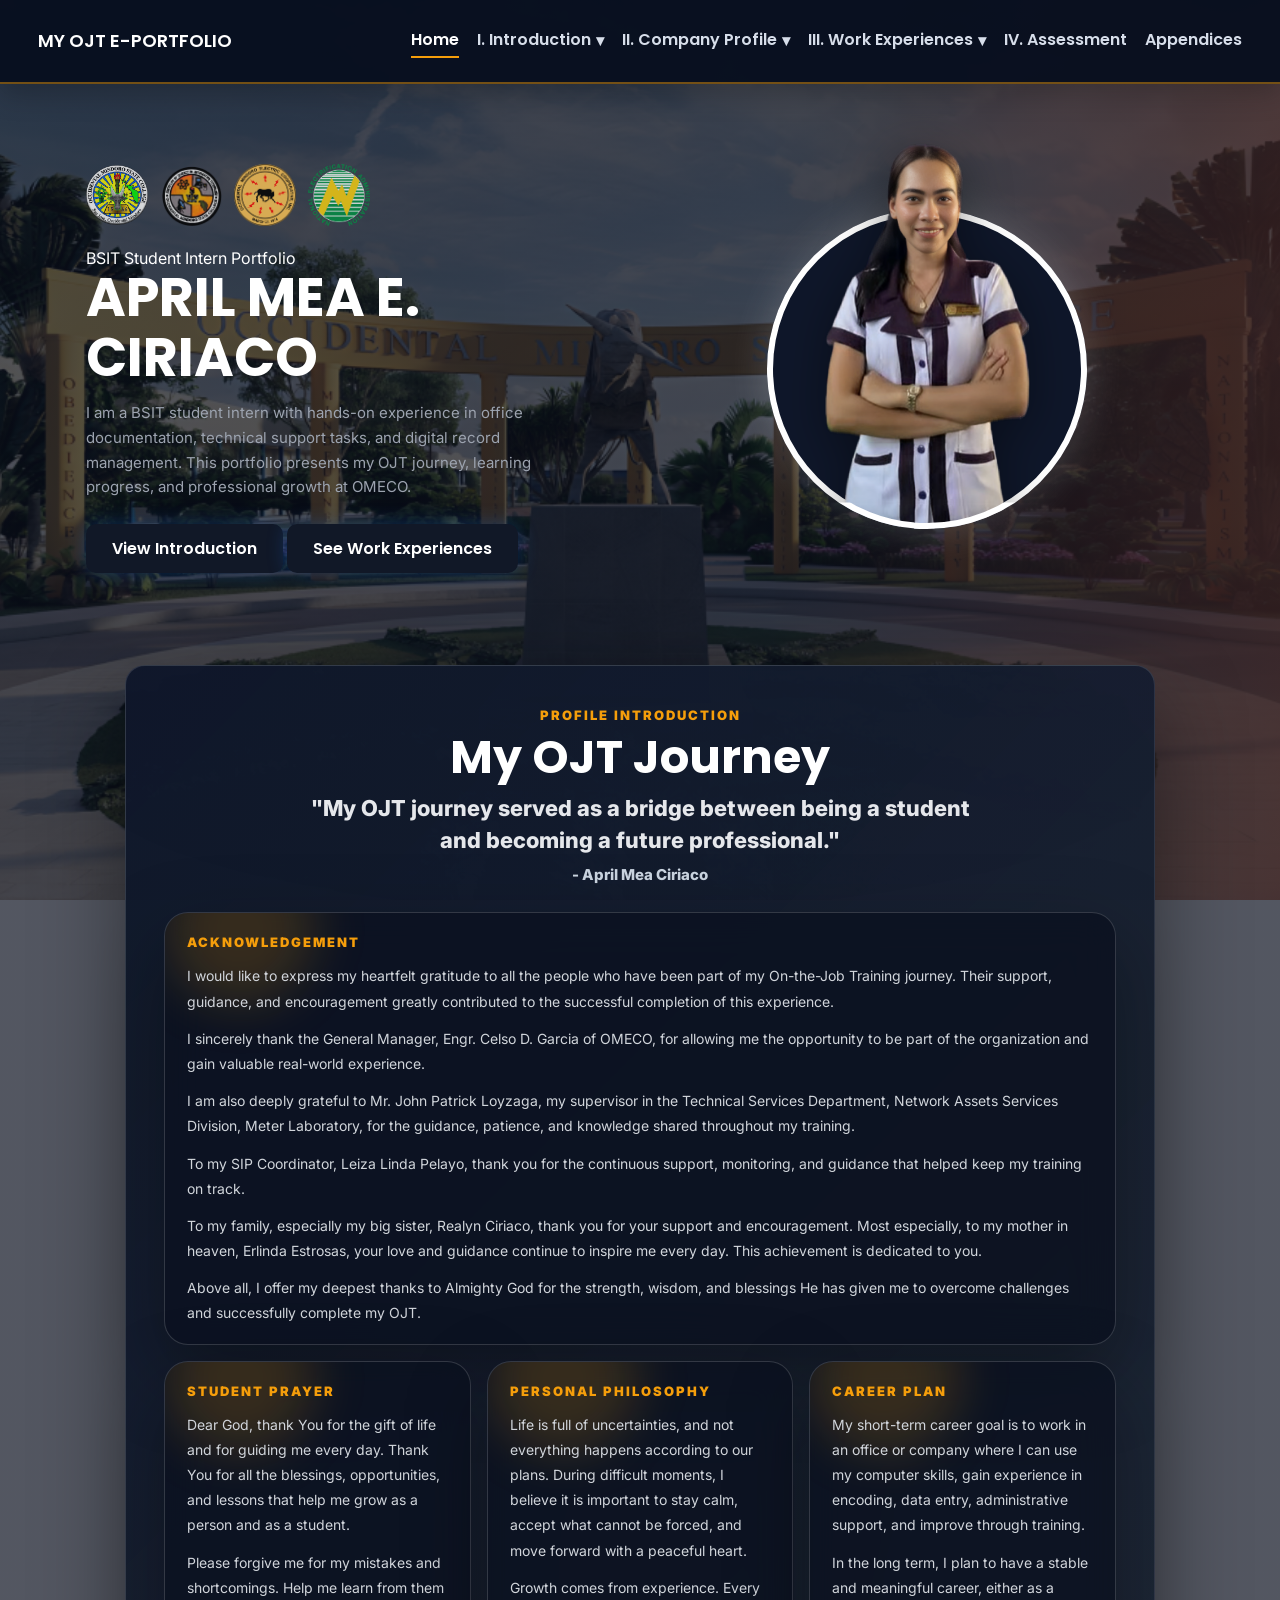
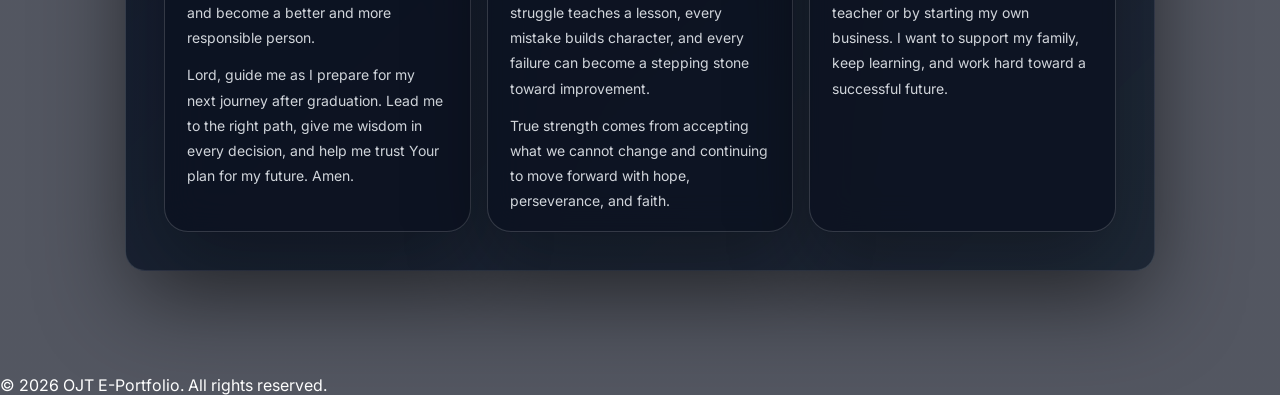
<file: index.html>
<!doctype html>
<html lang="en">
  <head>
    <meta charset="UTF-8" />
    <meta name="viewport" content="width=device-width, initial-scale=1.0" />
    <title>Internship E-Portfolio</title>
    <link rel="stylesheet" href="assets/style.css" />
    <link rel="icon" href="assets/omsc.png" type="image/png">
  </head>

  <body>
    <div id="nav-placeholder"></div>

    <main class="container">
      <section class="hero">
        <div class="hero-text">
          <div class="hero-logos">
            <img src="assets/omsc.png" alt="School Logo" />
            <img src="assets/cast.png" alt="Department Logo" />
            <img src="assets/omeco.png" alt="Agency Logo" />
            <img src="assets/Nea.png" alt="Company Logo" />
          </div>

          <span class="hero-kicker">BSIT Student Intern Portfolio</span>
          <h1>APRIL MEA E. CIRIACO</h1>

          <p>
            I am a BSIT student intern with hands-on experience in office
            documentation, technical support tasks, and digital record
            management. This portfolio presents my OJT journey, learning
            progress, and professional growth at OMECO.
          </p>

          <div class="hero-actions" aria-label="Portfolio actions">
            <a href="introduction.html" class="hero-btn">View Introduction</a>
            <a href="work-exp.html" class="hero-btn hero-btn-secondary">
              See Work Experiences
            </a>
          </div>
        </div>

        <div class="hero-image">
          <div class="profile-mockup">
            <div class="profile-mask">
              <img src="assets/profile.png" alt="April Mea E. Ciriaco" />
            </div>

            <img
              class="profile-head"
              src="assets/profile.png"
              alt="April Mea E. Ciriaco"
            />
          </div>
        </div>
      </section>

      <section class="index-notes" id="profile-introduction">
        <div class="index-notes-heading">
          <span>Profile Introduction</span>
          <h2>My OJT Journey</h2>
          <p>
            "My OJT journey served as a bridge between being a student and
            becoming a future professional."
          </p>
          <small>- April Mea Ciriaco</small>
        </div>

        <div class="index-note-grid">
          <article class="index-note-card featured-note">
            <span class="note-label">Acknowledgement</span>
            <p>
              I would like to express my heartfelt gratitude to all the people
              who have been part of my On-the-Job Training journey. Their
              support, guidance, and encouragement greatly contributed to the
              successful completion of this experience.
            </p>
            <p>
              I sincerely thank the General Manager, Engr. Celso D. Garcia of
              OMECO, for allowing me the opportunity to be part of the
              organization and gain valuable real-world experience.
            </p>
            <p>
              I am also deeply grateful to Mr. John Patrick Loyzaga, my
              supervisor in the Technical Services Department, Network Assets
              Services Division, Meter Laboratory, for the guidance, patience,
              and knowledge shared throughout my training.
            </p>
            <p>
              To my SIP Coordinator, Leiza Linda Pelayo, thank you for the
              continuous support, monitoring, and guidance that helped keep my
              training on track.
            </p>
            <p>
              To my family, especially my big sister, Realyn Ciriaco, thank you
              for your support and encouragement. Most especially, to my mother
              in heaven, Erlinda Estrosas, your love and guidance continue to
              inspire me every day. This achievement is dedicated to you.
            </p>
            <p>
              Above all, I offer my deepest thanks to Almighty God for the
              strength, wisdom, and blessings He has given me to overcome
              challenges and successfully complete my OJT.
            </p>
          </article>

          <article class="index-note-card">
            <span class="note-label">Student Prayer</span>
            <p>
              Dear God, thank You for the gift of life and for guiding me every
              day. Thank You for all the blessings, opportunities, and lessons
              that help me grow as a person and as a student.
            </p>
            <p>
              Please forgive me for my mistakes and shortcomings. Help me learn
              from them and become a better and more responsible person.
            </p>
            <p>
              Lord, guide me as I prepare for my next journey after graduation.
              Lead me to the right path, give me wisdom in every decision, and
              help me trust Your plan for my future. Amen.
            </p>
          </article>

          <article class="index-note-card">
            <span class="note-label">Personal Philosophy</span>
            <p>
              Life is full of uncertainties, and not everything happens
              according to our plans. During difficult moments, I believe it is
              important to stay calm, accept what cannot be forced, and move
              forward with a peaceful heart.
            </p>
            <p>
              Growth comes from experience. Every struggle teaches a lesson,
              every mistake builds character, and every failure can become a
              stepping stone toward improvement.
            </p>
            <p>
              True strength comes from accepting what we cannot change and
              continuing to move forward with hope, perseverance, and faith.
            </p>
          </article>

          <article class="index-note-card">
            <span class="note-label">Career Plan</span>
            <p>
              My short-term career goal is to work in an office or company
              where I can use my computer skills, gain experience in encoding,
              data entry, administrative support, and improve through training.
            </p>
            <p>
              In the long term, I plan to have a stable and meaningful career,
              either as a teacher or by starting my own business. I want to
              support my family, keep learning, and work hard toward a
              successful future.
            </p>
          </article>
        </div>
      </section>
    </main>

    <div id="footer-placeholder"></div>

    <script src="assets/nav.js"></script>
    <script>
      loadNav();

      document.querySelectorAll('a[href^="#"]').forEach((link) => {
        link.addEventListener("click", function (e) {
          e.preventDefault();

          const target = document.querySelector(this.getAttribute("href"));

          if (target) {
            target.scrollIntoView({
              behavior: "smooth",
              block: "start",
            });
          }
        });
      });
    </script>
  </body>
</html>
</file>
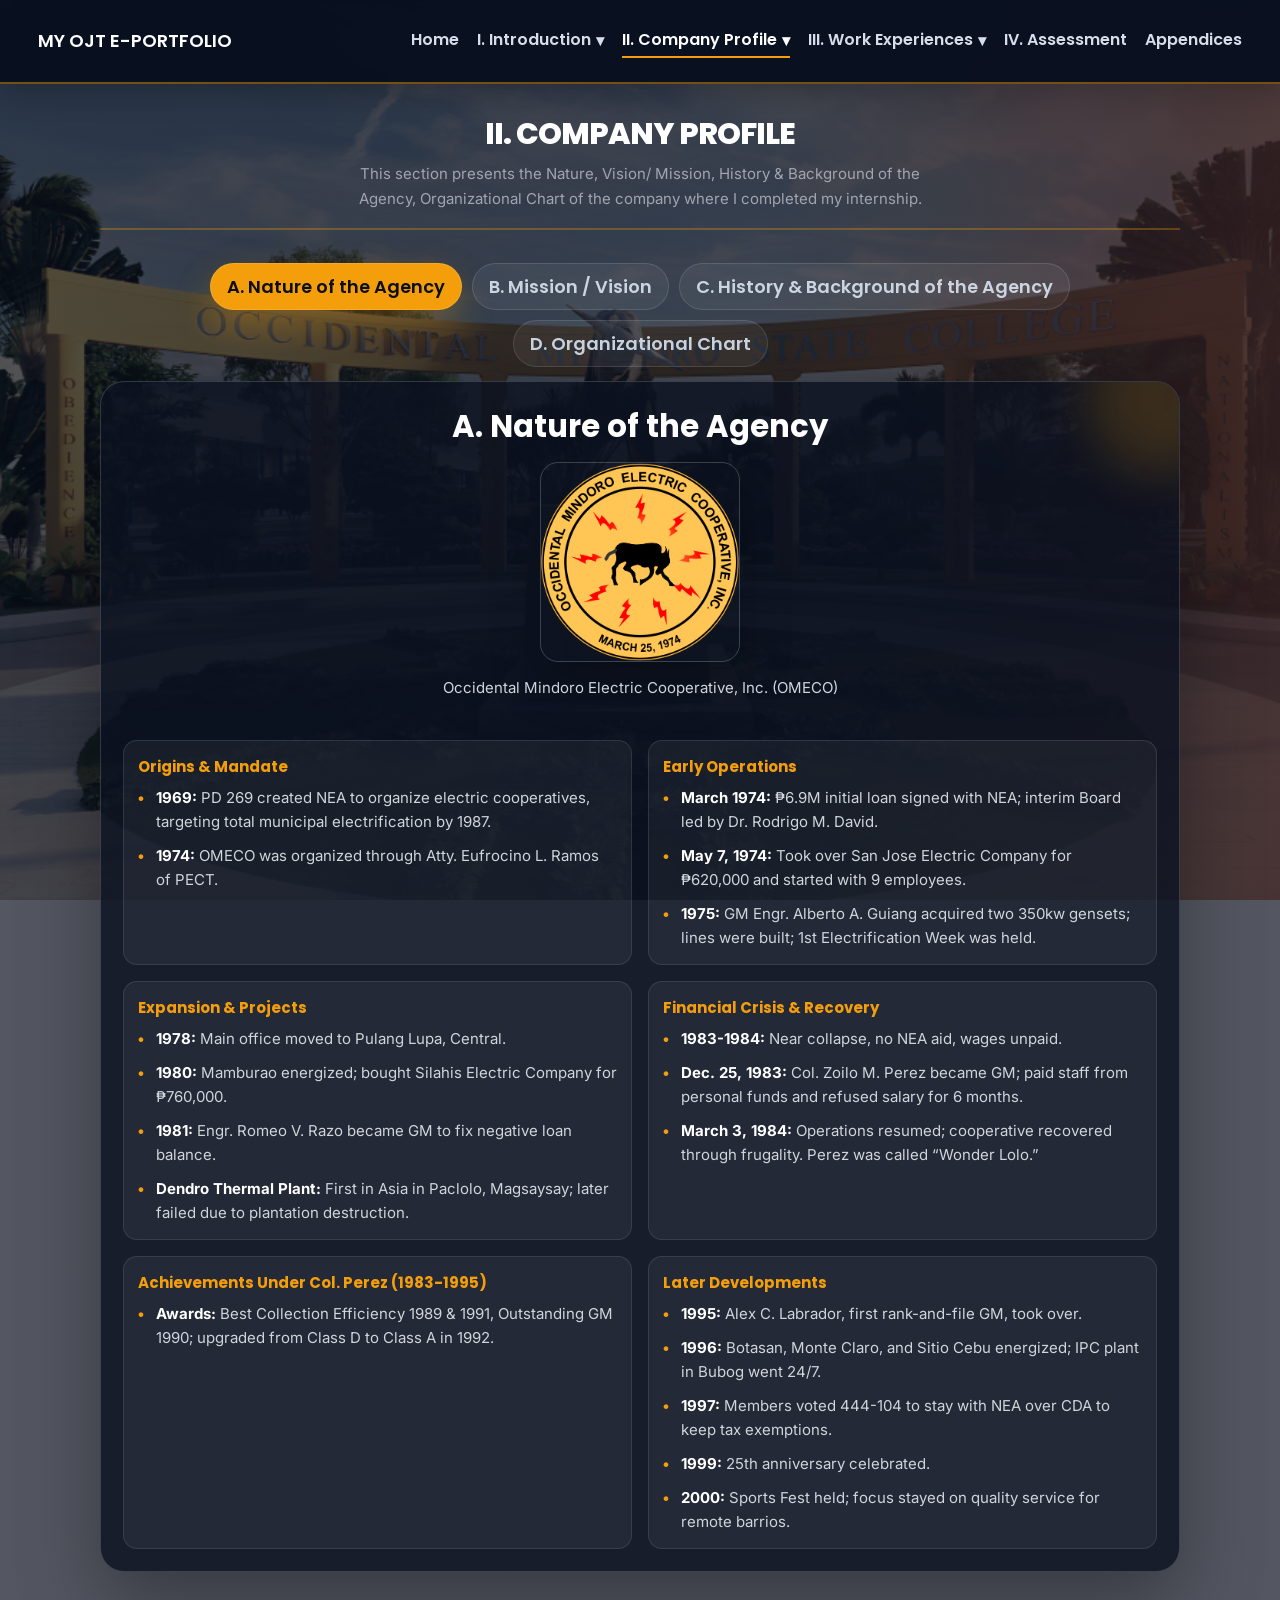
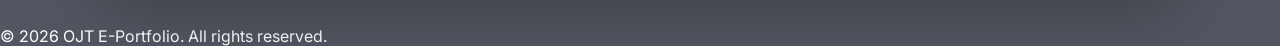
<file: CompanyProfile.html>
<!doctype html>
<html lang="en">
  <head>
    <meta charset="UTF-8" />
    <meta name="viewport" content="width=device-width, initial-scale=1.0" />
    <title>Company Profile</title>
    <link rel="stylesheet" href="assets/style.css" />
    <link rel="icon" href="assets/omsc.png" type="image/png">
  </head>

  <body>
    <!-- NAVBAR -->
    <div id="nav-placeholder"></div>

    <main class="intro-page company-page">
      <!-- HERO -->
      <section class="intro-hero">
        <h1 class="intro-title">II. COMPANY PROFILE</h1>
        <p>
          This section presents the Nature, Vision/ Mission, History &
          Background of the Agency, Organizational Chart of the company where I
          completed my internship.
        </p>
      </section>

      <!-- TABS -->
      <section class="intro-tabs">
        <!-- RADIO -->
        <input type="radio" name="company" id="tab-a" checked />
        <input type="radio" name="company" id="tab-b" />
        <input type="radio" name="company" id="tab-c" />
        <input type="radio" name="company" id="tab-d" />

        <!-- BUTTONS -->
        <div class="tab-buttons">
          <label for="tab-a">A. Nature of the Agency</label>
          <label for="tab-b">B. Mission / Vision</label>
          <label for="tab-c">C. History & Background of the Agency</label>
          <label for="tab-d">D. Organizational Chart</label>
        </div>

        <!-- A NATURE OF THE AGENCY -->
        <div class="tab-content content-a">
          <section class="intro-card nature-card">
            <h2 class="nature-title">A. Nature of the Agency</h2>

            <div class="nature-image">
              <img src="assets/omeco.png" alt="OMECO Company Logo" />
              <p class="image-caption">
                Occidental Mindoro Electric Cooperative, Inc. (OMECO)
              </p>
            </div>

            <div class="nature-grid">
              <div class="nature-box">
                <h3>Origins & Mandate</h3>
                <ul>
                  <li>
                    <strong>1969:</strong> PD 269 created NEA to organize
                    electric cooperatives, targeting total municipal
                    electrification by 1987.
                  </li>
                  <li>
                    <strong>1974:</strong> OMECO was organized through Atty.
                    Eufrocino L. Ramos of PECT.
                  </li>
                </ul>
              </div>

              <div class="nature-box">
                <h3>Early Operations</h3>
                <ul>
                  <li>
                    <strong>March 1974:</strong> ₱6.9M initial loan signed with
                    NEA; interim Board led by Dr. Rodrigo M. David.
                  </li>
                  <li>
                    <strong>May 7, 1974:</strong> Took over San Jose Electric
                    Company for ₱620,000 and started with 9 employees.
                  </li>
                  <li>
                    <strong>1975:</strong> GM Engr. Alberto A. Guiang acquired
                    two 350kw gensets; lines were built; 1st Electrification
                    Week was held.
                  </li>
                </ul>
              </div>

              <div class="nature-box">
                <h3>Expansion & Projects</h3>
                <ul>
                  <li>
                    <strong>1978:</strong> Main office moved to Pulang Lupa,
                    Central.
                  </li>
                  <li>
                    <strong>1980:</strong> Mamburao energized; bought Silahis
                    Electric Company for ₱760,000.
                  </li>
                  <li>
                    <strong>1981:</strong> Engr. Romeo V. Razo became GM to fix
                    negative loan balance.
                  </li>
                  <li>
                    <strong>Dendro Thermal Plant:</strong> First in Asia in
                    Paclolo, Magsaysay; later failed due to plantation
                    destruction.
                  </li>
                </ul>
              </div>

              <div class="nature-box">
                <h3>Financial Crisis & Recovery</h3>
                <ul>
                  <li>
                    <strong>1983-1984:</strong> Near collapse, no NEA aid, wages
                    unpaid.
                  </li>
                  <li>
                    <strong>Dec. 25, 1983:</strong> Col. Zoilo M. Perez became
                    GM; paid staff from personal funds and refused salary for 6
                    months.
                  </li>
                  <li>
                    <strong>March 3, 1984:</strong> Operations resumed;
                    cooperative recovered through frugality. Perez was called
                    “Wonder Lolo.”
                  </li>
                </ul>
              </div>

              <div class="nature-box">
                <h3>Achievements Under Col. Perez (1983-1995)</h3>
                <ul>
                  <li>
                    <strong>Awards:</strong> Best Collection Efficiency 1989 &
                    1991, Outstanding GM 1990; upgraded from Class D to Class A
                    in 1992.
                  </li>
                </ul>
              </div>

              <div class="nature-box">
                <h3>Later Developments</h3>
                <ul>
                  <li>
                    <strong>1995:</strong> Alex C. Labrador, first rank-and-file
                    GM, took over.
                  </li>
                  <li>
                    <strong>1996:</strong> Botasan, Monte Claro, and Sitio Cebu
                    energized; IPC plant in Bubog went 24/7.
                  </li>
                  <li>
                    <strong>1997:</strong> Members voted 444-104 to stay with
                    NEA over CDA to keep tax exemptions.
                  </li>
                  <li><strong>1999:</strong> 25th anniversary celebrated.</li>
                  <li>
                    <strong>2000:</strong> Sports Fest held; focus stayed on
                    quality service for remote barrios.
                  </li>
                </ul>
              </div>
            </div>
          </section>
        </div>

        <!-- B MISSION / VISION -->
        <div class="tab-content content-b">
          <div class="mission-vision-grid">
            <!-- MISSION -->
            <section class="intro-card premium-card mission-card">
              <div class="card-icon">🎯</div>
              <h2>Mission</h2>
              <p>
                A distribution utility delivering service in a socially
                responsible manner for the improvement of the quality of life of
                the people of mainland Occidental Mindoro.
              </p>
            </section>

            <!-- VISION -->
            <section class="intro-card premium-card vision-card">
              <div class="card-icon">👁</div>
              <h2>Vision</h2>
              <p>
                To be financially stable electric cooperative providing quality,
                reliable and sustainable electric service using word class
                state-of-the-art and cost-effective systems and facilities
                operated by highly competent and motivated officers and
                employees.
              </p>
            </section>
          </div>
        </div>
        <!-- C -->
        <div class="tab-content content-c">
          <section class="intro-card history-full">
            <h2 class="history-title">C. History of the Agency</h2>

            <p>
              OMECO, or Occidental Mindoro Electric Cooperative, Inc., was
              organized in 1974 through the initiative of Atty. Eufrocino L.
              Ramos under Presidential Decree No. 269, which created the
              National Electrification Administration (NEA) in 1969 to oversee
              rural electrification nationwide. With an initial ₱6.9 million
              loan from NEA in March 1974, OMECO’s interim board headed by Dr.
              Rodrigo M. David purchased the San Jose Electric Company for
              ₱620,000 and formally took over operations on May 7, 1974.
            </p>

            <p>
              Under its first General Manager, Engr. Alberto A. Guiang, the
              cooperative expanded from just nine employees, acquired two 350kw
              generators, built transmission and distribution lines, and
              launched aggressive membership drives. Public awareness efforts
              included the first Electrification Week in 1975 and annual
              membership meetings that encouraged community involvement through
              the bayanihan system.
            </p>

            <p>
              Through the late 1970s and 1980s, OMECO continued expanding its
              coverage, energizing Mamburao in 1980 and acquiring Silahis
              Electric Company that same year. The cooperative built its main
              office in Pulang Lupa, Central in 1978 and experimented with
              projects like the Dendro Thermal Plant in Paclolo, Magsaysay—the
              first of its kind in Asia—though the Ipil-Ipil plantation for fuel
              was later destroyed.
            </p>

            <p>
              By December 1983, OMECO faced a severe financial crisis with no
              aid from NEA and unpaid wages. Col. Zoilo M. Perez (Ret.) took
              over as General Manager, paying employees from his own funds and
              forgoing his salary for six months. Through strict frugality and
              employee cooperation, operations resumed in March 1984 and the
              cooperative eventually recovered, earning Perez the nickname
              “Wonder Lolo” and multiple awards for collection efficiency and
              management.
            </p>

            <p>
              In 1995, Alex C. Labrador became the first rank-and-file employee
              to rise to General Manager, continuing energization efforts in
              remote areas like Botasan, Monte Claro, and Sitio Cebu in 1996. A
              major policy debate arose in 1997 over whether to register with
              the Cooperative Development Authority (CDA) or remain under NEA.
              In a membership vote on February 21, 1997, 444 voted to stay with
              NEA versus 104 for CDA, preserving OMECO’s tax exemptions and
              commitment to serve non-profitable far-flung barangays.
            </p>

            <p>
              OMECO celebrated its 25th anniversary in 1999 and by 2000 remained
              focused on its mission of providing dependable service to
              member-consumers and lighting up remote communities, guided by its
              established vision, mission, and goals despite ongoing challenges.
            </p>
          </section>
        </div>

        <!-- D ORGANIZATIONAL CHART -->
        <div class="tab-content content-d">
          <section class="intro-card org-card">
            <h2 class="org-title">D. Organizational Chart</h2>

            <p class="org-description">
              The organizational chart of each department of OMECO is presented
              below. Select a department to view its structure.
            </p>

            <!-- INNER TABS -->
            <div class="org-tabs">
              <!-- BUTTONS -->
              <div class="org-tab-buttons">
                <button class="org-tab active" data-chart="bod">
                  Board Of Directors
                </button>
                <button class="org-tab" data-chart="ogm">OGM</button>
                <button class="org-tab" data-chart="iad">Audit</button>
                <button class="org-tab" data-chart="fsd">FSD</button>
                <button class="org-tab" data-chart="isd">ISD</button>
                <button class="org-tab" data-chart="tsd">TSD</button>
                <button class="org-tab" data-chart="cpd">CPD</button>
              </div>

              <!-- IMAGE DISPLAY -->
              <div class="org-chart-display">
                <img
                  id="org-chart-image"
                  class="chart-fade show"
                  src="assets/department/BOD.png"
                  alt="Organizational Chart"
                />
              </div>

              <!-- IMAGE MODAL -->
              <div id="image-modal" class="image-modal">
                <span class="close-modal">&times;</span>
                <img class="modal-content" id="modal-img" />
              </div>
            </div>
          </section>
        </div>
      </section>
    </main>

    <div id="footer-placeholder"></div>

    <!-- SCRIPT -->
    <script src="assets/nav.js"></script>
    <script>
      loadNav();

      function activateTabFromHash() {
        const hash = window.location.hash;

        if (
          hash === "#tab-a" ||
          hash === "#tab-b" ||
          hash === "#tab-c" ||
          hash === "#tab-d"
        ) {
          const tab = document.querySelector(hash);
          if (tab) tab.checked = true;
        }
      }

      window.addEventListener("load", activateTabFromHash);
      window.addEventListener("hashchange", activateTabFromHash);

      document.querySelectorAll(".tab-buttons label").forEach((label) => {
        label.addEventListener("click", () => {
          const id = label.getAttribute("for");
          history.replaceState(null, null, "#" + id);
        });
      });

      const chartMap = {
        bod: "assets/department/BOD.png",
        ogm: "assets/department/OGM.png",
        iad: "assets/department/AUDIT.png",
        fsd: "assets/department/FSD.png",
        isd: "assets/department/ISD.png",
        tsd: "assets/department/TSD.png",
        cpd: "assets/department/CPD.png",
      };

      const chartImage = document.getElementById("org-chart-image");

      document.querySelectorAll(".org-tab").forEach((button) => {
        button.addEventListener("click", () => {
          document
            .querySelectorAll(".org-tab")
            .forEach((btn) => btn.classList.remove("active"));

          button.classList.add("active");

          const key = button.dataset.chart;

          chartImage.classList.remove("show");

          setTimeout(() => {
            chartImage.src = chartMap[key];
            chartImage.classList.add("show");
          }, 200);
        });
      });

      const modal = document.getElementById("image-modal");
const modalImg = document.getElementById("modal-img");
const closeModal = document.querySelector(".close-modal");
const mainImage = document.getElementById("org-chart-image");

/* OPEN MODAL */
mainImage.addEventListener("click", () => {
  modal.style.display = "flex";
  modalImg.src = mainImage.src;
});

/* CLOSE BUTTON */
closeModal.onclick = () => {
  modal.style.display = "none";
};

/* CLICK OUTSIDE IMAGE */
modal.onclick = (e) => {
  if (e.target === modal) {
    modal.style.display = "none";
  }
};
    </script>
  </body>
</html>
</file>
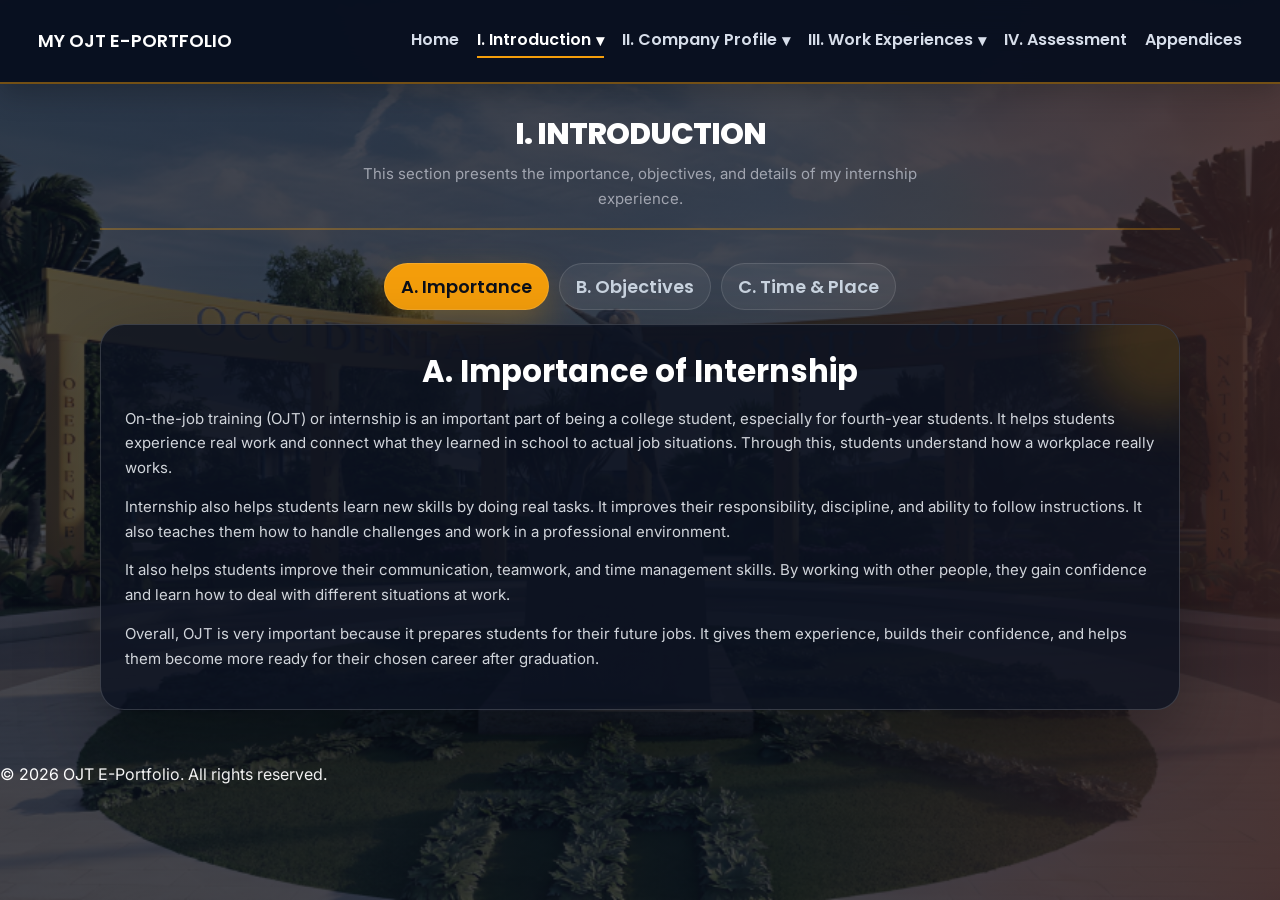
<file: introduction.html>
<!DOCTYPE html>
<html lang="en">
<head>
  <meta charset="UTF-8" />
  <meta name="viewport" content="width=device-width, initial-scale=1.0" />
  <title>OJT Introduction</title>
  <link rel="stylesheet" href="assets/style.css" />
  <link rel="icon" href="assets/omsc.png" type="image/png">
</head>

<body>
    <div id="nav-placeholder"></div>

    <main class="intro-page">
      <section class="intro-hero">
        <h1 class="intro-title">I. INTRODUCTION</h1>

        <p>
          This section presents the importance, objectives, and details of my
          internship experience.
        </p>
      </section>

      <section class="intro-tabs">
        <input type="radio" name="intro" id="tab-a" checked />
        <input type="radio" name="intro" id="tab-b" />
        <input type="radio" name="intro" id="tab-c" />

        <div class="tab-buttons">
          <label for="tab-a">A. Importance</label>
          <label for="tab-b">B. Objectives</label>
          <label for="tab-c">C. Time & Place</label>
        </div>

        <div class="tab-content content-a">
          <section class="intro-card">
            <h2>A. Importance of Internship</h2>

            <p>
              On-the-job training (OJT) or internship is an important part of
              being a college student, especially for fourth-year students. It
              helps students experience real work and connect what they learned
              in school to actual job situations. Through this, students
              understand how a workplace really works.
            </p>

            <p>
              Internship also helps students learn new skills by doing real
              tasks. It improves their responsibility, discipline, and ability
              to follow instructions. It also teaches them how to handle
              challenges and work in a professional environment.
            </p>

            <p>
              It also helps students improve their communication, teamwork, and
              time management skills. By working with other people, they gain
              confidence and learn how to deal with different situations at
              work.
            </p>

            <p>
              Overall, OJT is very important because it prepares students for
              their future jobs. It gives them experience, builds their
              confidence, and helps them become more ready for their chosen
              career after graduation.
            </p>
          </section>
        </div>

        <div class="tab-content content-b">
          <section class="intro-card">
            <h2>B. Objectives of Internship</h2>

            <p>The internship aims to:</p>

            <ul class="objectives-list">
              <li>
                Expose students to real workplace environments where they can
                apply the knowledge and skills they learned in school.
              </li>
              <li>
                Develop important work values such as responsibility,
                discipline, teamwork, and a positive attitude toward work and
                learning.
              </li>
              <li>
                Enhance students' practical skills and understanding of their
                chosen field through hands-on tasks and actual work experiences.
              </li>
              <li>
                Build students' confidence and independence by allowing them to
                perform real job-related activities and handle different work
                situations.
              </li>
              <li>
                Prepare students for their future careers by making them more
                competent, ready, and adaptable in a professional setting.
              </li>
            </ul>
          </section>
        </div>

        <div class="tab-content content-c">
          <section class="intro-card">
            <h2>C. Time and Place of Internship</h2>

            <table class="ojt-table">
              <tr>
                <th>Agency</th>
                <td>Occidental Mindoro Electric Cooperative, Inc.</td>
              </tr>
              <tr>
                <th>Address</th>
                <td>
                  M.H. Del Pilar Street, Brgy. 6, San Jose, Occidental Mindoro
                </td>
              </tr>
              <tr>
                <th>Duration</th>
                <td>486 Hours</td>
              </tr>
              <tr>
                <th>Date Started</th>
                <td>February 2, 2026</td>
              </tr>
              <tr>
                <th>Date Ended</th>
                <td>April 30, 2026</td>
              </tr>

              <tr class="table-title">
                <td colspan="2">Morning Schedule</td>
              </tr>
              <tr>
                <th>Time of Arrival</th>
                <td>8:00 AM — Monday to Friday</td>
              </tr>
              <tr>
                <th>Time of Departure</th>
                <td>12:00 PM — Monday to Friday</td>
              </tr>

              <tr class="table-title">
                <td colspan="2">Afternoon Schedule</td>
              </tr>
              <tr>
                <th>Time of Arrival</th>
                <td>1:00 PM — Monday to Friday</td>
              </tr>
              <tr>
                <th>Time of Departure</th>
                <td>5:00 PM — Monday to Friday</td>
              </tr>
            </table>
          </section>
        </div>
      </section>
    </main>

    <div id="footer-placeholder"></div>

    <script src="assets/nav.js"></script>
    <script>
      loadNav();

      function activateTabFromHash() {
        const hash = window.location.hash;

        if (hash === "#tab-a" || hash === "#tab-b" || hash === "#tab-c") {
          const tab = document.querySelector(hash);
          if (tab) tab.checked = true;
        }
      }

      window.addEventListener("load", activateTabFromHash);
      window.addEventListener("hashchange", activateTabFromHash);

      document.querySelectorAll(".tab-buttons label").forEach((label) => {
        label.addEventListener("click", () => {
          const id = label.getAttribute("for");
          history.replaceState(null, null, "#" + id);
        });
      });
    </script>
  </body>
</html>
</file>
<file: assets/style.css>
@import url("https://fonts.googleapis.com/css2?family=Inter:wght@400;500;600;700&family=Poppins:wght@500;600;700;800&display=swap");

* {
  margin: 0;
  padding: 0;
  box-sizing: border-box;
  font-family: "Inter", sans-serif;
}

body {
  background:
    linear-gradient(rgba(10, 15, 30, 0.7), rgba(10, 15, 30, 0.7)),
    url("background.png") center/cover no-repeat fixed;
  color: #fff;
  min-height: 100vh;
  overflow-x: hidden;
  padding-top: 105px;
  animation: pageLoad 0.75s ease-out both;
}

body::before {
  content: "";
  position: fixed;
  inset: 0;
  z-index: 1000000;
  pointer-events: none;
  background: #080f1f;
  animation: siteCurtain 0.9s cubic-bezier(0.2, 0.8, 0.2, 1) forwards;
}

body.is-leaving {
  opacity: 0;
  transform: translateY(8px);
  filter: blur(4px);
  transition:
    opacity 0.18s ease,
    transform 0.18s ease,
    filter 0.18s ease;
}

main,
.container,
.intro-page,
.assessment-page,
.appendix-page-modern {
  animation: siteEnter 0.72s cubic-bezier(0.2, 0.8, 0.2, 1) 0.08s both;
}

.container {
  width: 100%;
  max-width: 1400px;
  margin: auto;
  padding: 20px 80px;
}

html {
  scroll-behavior: smooth;
}

section {
  scroll-margin-top: 120px;
}


/* CLEAN NAV */
.navbar {
  position: fixed;
  top: 0;
  left: 0;
  width: 100%;
    padding: 35px clamp(24px, 4vw, 64px);
  z-index: 9999;
  display: flex;
  justify-content: space-between;
  align-items: center;
  gap: 34px;
  background: rgba(8, 15, 31, 0.96);
  backdrop-filter: blur(18px);
  border-bottom: 2px solid rgba(245, 158, 11, 0.45);
  border-radius: 0;

  box-shadow: 0 10px 28px rgba(0, 0, 0, 0.22);
  font-family: "Segoe UI", Arial, sans-serif;
  opacity: 0;
  animation: navReveal 0.85s cubic-bezier(0.22, 1, 0.36, 1) 0.08s forwards;
}

.navbar .nav-brand,
.navbar .nav-links > li {
  opacity: 0;
  animation: navItemIn 0.9s cubic-bezier(0.32, 0, 0.2, 1) forwards;
}

.navbar .nav-brand {
  animation-delay: 0.16s;
}

.navbar .nav-links > li:nth-child(1) {
  animation-delay: 0.26s;
}

.navbar .nav-links > li:nth-child(2) {
  animation-delay: 0.34s;
}

.navbar .nav-links > li:nth-child(3) {
  animation-delay: 0.42s;
}

.navbar .nav-links > li:nth-child(4) {
  animation-delay: 0.5s;
}

.navbar .nav-links > li:nth-child(5) {
  animation-delay: 0.58s;
}

.navbar .nav-links > li:nth-child(6) {
  animation-delay: 0.66s;
}

@keyframes navReveal {
  from {
    opacity: 0;
    filter: blur(8px);
  }
  to {
    opacity: 1;
    filter: blur(0);
  }
}

@keyframes navItemIn {
  from {
    opacity: 0;
    transform: translateY(-4px);
  }
  70% {
    opacity: 1;
  }
  to {
    opacity: 1;
    transform: translateY(0);
  }
}

.nav-links {
  display: flex;
  align-items: center;
  gap: 28px;
  list-style: none;
}

.nav-brand {
  color: #ffffff;
  font-weight: 700;
  letter-spacing: 0;
  text-decoration: none;
  font-size: 20px;
  line-height: 1.2;
  white-space: nowrap;
}

.nav-links {
  display: flex;
  align-items: center;
  gap: clamp(10px, 1.4vw, 22px);
  list-style: none;
  flex-wrap: nowrap;
  justify-content: flex-end;
}

.nav-links a {
  display: inline-flex;
  align-items: center;
  gap: 5px;
  text-decoration: none;
  color: #d7deea;
  font-size: 18px;
  line-height: 1.25;
  font-weight: 600;
  padding: 6px 0;
  border-radius: 0;
  border-bottom: 2px solid transparent;
  transition:
    color 0.2s ease,
    border-color 0.2s ease;
}

.nav-links a:hover {
  color: #ffffff;
  background: transparent;
  border-bottom-color: rgba(245, 158, 11, 0.45);
  transform: none;
}

.nav-links a.active {
  color: #ffffff;
  background: transparent;
  border: 0;
  border-bottom: 2px solid #f59e0b;
  animation: none;
}

.nav-links a:focus-visible,
.dropdown-btn:focus-visible,
.appendix-list-item:focus-visible,
.appendix-page-arrow:focus-visible,
.appendix-image-frame img:focus-visible,
.appendix-preview-close:focus-visible {
  outline: 3px solid rgba(245, 158, 11, 0.75);
  outline-offset: 5px;
}

/* DROPDOWN NAV */
.dropdown {
  position: relative;
}

.dropdown-btn {
  background: none;
  border: none;
  color: #cbd5e1;
  font-size: 18px;
  cursor: pointer;
  padding: 6px 0;
  border-radius: 0;
  transition: 0.3s ease;
  font-family: inherit;
  font-weight: 600;
}

.dropdown-btn:hover {
  color: #fff;
  background: transparent;
}

.dropdown-btn:focus {
  outline: none;
}

/* hidden menu */
.dropdown-menu {
  position: absolute;
  top: 100%;
  left: 0;
  background: rgba(8, 15, 31, 0.98);
  backdrop-filter: blur(16px);
  border: 1px solid rgba(255, 255, 255, 0.1);
  border-radius: 6px;
  padding: 10px;
  list-style: none;
  min-width: 230px;
  margin-top: 14px;

  opacity: 0;
  visibility: hidden;
  transform: translateY(-10px);
  pointer-events: none;

  transition: 0.25s ease;
  box-shadow: 0 22px 46px rgba(0, 0, 0, 0.34);
}

/* show dropdown */
.dropdown:hover .dropdown-menu,
.dropdown:focus-within .dropdown-menu {
  opacity: 1;
  visibility: visible;
  transform: translateY(0);
  pointer-events: auto;
}

/* links inside dropdown */
.dropdown-menu li {
  list-style: none;
}

.dropdown-menu li a {
  display: block;
  padding: 10px 12px;
  color: #cbd5e1;
  text-decoration: none;
  border-radius: 4px;
  border-bottom: 0;
  font-size: 17px;
  font-weight: 500;
  transition: 0.2s ease;
}

.dropdown-menu li a:hover {
  background: rgba(245, 158, 11, 0.15);
  color: #f59e0b;
}

@media (max-width: 1120px) {
  body {
    padding-top: 108px;
  }

  .navbar {
    align-items: flex-start;
    flex-direction: column;
    gap: 10px;
    padding: 12px 28px;
  }

  .nav-links {
    width: 100%;
    justify-content: flex-start;
    gap: 16px;
    overflow-x: auto;
    padding-bottom: 2px;
  }

  .nav-links a {
    white-space: nowrap;
  }
}

@media (max-width: 760px) {
  body {
    padding-top: 128px;
  }

  .navbar {
    padding: 10px 18px;
  }

  .nav-brand {
    font-size: 18px;
  }

  .nav-links {
    gap: 12px;
  }

  .nav-links a {
    font-size: 17px;
  }
}

/* HERO */
.hero {
  display: grid;
  grid-template-columns: 1fr 1fr;
  align-items: center;
  gap: 50px;
  padding: 90px 0;
}

.hero-text h1 {
  font-size: 64px;
  line-height: 1.1;
  margin-bottom: 20px;
  font-weight: 800;
}

.hero-text,
.hero-image,
.index-notes {
  opacity: 0;
  animation: indexContentIn 0.9s cubic-bezier(0.32, 0, 0.2, 1) forwards;
}

.hero-text {
  animation-delay: 0.22s;
}

.hero-image {
  animation-delay: 0.34s;
}

.index-notes {
  animation-delay: 0.46s;
}

.hero-text p {
  color: #9ca3af;
  line-height: 1.8;
  max-width: 500px;
  margin-bottom: 35px;
}

.hero-logos {
  display: flex;
  gap: 16px;
  align-items: center;
  margin-bottom: 30px;
}

.hero-logos img {
  width: 80px;
  height: 8%;
  object-fit: contain;
  opacity: 0.8;
  transition: opacity 0.3s ease;
  animation:
    fadeSlideUp 0.8s ease-out,
    floatSubtle 3s ease-in-out infinite;
  transition:
    transform 0.3s ease,
    box-shadow 0.3s ease;
}
.hero-logos img:nth-child(1) {
  animation-duration: 0.8s, 2.5s;
}

.hero-logos img:nth-child(2) {
  animation-duration: 0.8s, 3s;
}

.hero-logos img:nth-child(3) {
  animation-duration: 0.8s, 2.2s;
}

.hero-logos img:nth-child(4) {
  animation-duration: 0.8s, 2s;
}

@keyframes floatSubtle {
  0% {
    transform: translateY(0px) translateX(0px);
  }
  50% {
    transform: translateY(-10px) translateX(3px);
  }
  100% {
    transform: translateY(0px) translateX(0px);
  }
}
.hero-logos img:hover {
  opacity: 5;
}

.hero-btn {
  display: inline-block;
  padding: 16px 34px;
  background: #111827;
  color: #fff;
  font-weight: 700;
  border-radius: 12px;
  text-decoration: none;
  box-shadow: 0 0 20px rgba(26, 115, 232, 0.3);
  transition: 0.3s;
}

.hero-btn:hover {
  transform: translateY(-3px);
  box-shadow: 0 0 20px rgba(34, 211, 238, 0.3);
}

.hero-image {
  display: flex;
  justify-content: center;
}

.profile-mockup {
  width: 390px;
  height: 390px;
  border-radius: 50%;
  position: relative;
  background: #0f172a;
  overflow: visible;
  animation:
    fadeSlideUp 0.8s ease-out,
    floatSubtle 3s ease-in-out infinite;
  transition:
    transform 0.3s ease,
    box-shadow 0.3s ease;
  z-index: 4;
}

.profile-mockup:hover {
  transform: scale(1.05);
  box-shadow: 0 0 60px rgba(245, 158, 11, 0.3);
}

/* circle background mask */
.profile-mask {
  position: absolute;
  inset: 0;
  border-radius: 50%;
  overflow: hidden;
  z-index: 1;
}

/* full body inside circle */
.profile-mask img {
  position: absolute;
  width: 165%;
  left: 55%;
  bottom: -55px;
  transform: translateX(-50%);
  object-fit: contain;
}

/* head overlap only */
.profile-head {
  position: absolute;
  width: 165%;
  left: 55%;
  top: -415px;
  transform: translateX(-50%);
  object-fit: contain;
  z-index: 10;
  clip-path: inset(0 0 10% 0);
  pointer-events: none;
  filter: drop-shadow(0 10px 25px rgba(0, 0, 0, 0.4));
}

/* circle border on top */
.profile-mockup::before {
  content: "";
  position: absolute;
  inset: 0;
  border-radius: 50%;
  border: 6px solid #fff;
  box-shadow: 0 0 40px rgba(255, 255, 255, 0.18);
  z-index: 3;
  pointer-events: none;
}

/* ANIMATION */
@keyframes fadeSlideUp {
  from {
    opacity: 0;
    transform: translateY(40px);
  }
  to {
    opacity: 1;
    transform: translateY(0);
  }
}

@keyframes floatSubtle {
  0%,
  100% {
    transform: translateY(0px);
  }
  50% {
    transform: translateY(-15px);
  }
}

/* RESPONSIVE */
@media (max-width: 992px) {
  .container {
    padding: 20px 35px;
  }

  .hero {
    grid-template-columns: 1fr;
    text-align: center;
  }

  .hero-logos {
    justify-content: center;
  }

  .hero-text p {
    margin: 0 auto 35px;
  }

  .profile-mockup {
    width: 320px;
    height: 320px;
  }
}

@media (max-width: 700px) {
  body {
    padding-top: 128px;
  }

  .navbar {
    gap: 10px;
  }

  .nav-links {
    flex-wrap: nowrap;
    justify-content: flex-start;
    gap: 12px;
  }

  .nav-links a {
    font-size: 17px;
    padding: 8px 0;
  }

  .hero-text h1 {
    font-size: 42px;
  }

  .section-header h2 {
    font-size: 32px;
  }

  .tab-buttons {
    flex-direction: column;
  }
}

@media (max-width: 480px) {
  .container {
    padding: 18px;
  }

  .profile-mockup {
    width: 260px;
    height: 260px;
  }

  .hero-text h1 {
    font-size: 34px;
  }
}


/* INDEX PROFILE INTRODUCTION */
.index-notes {
  width: min(1030px, 100%);
  margin: 30px auto 90px;
  padding: clamp(28px, 4vw, 38px);
  border-radius: 20px;
  background:
    linear-gradient(135deg, rgba(15, 23, 42, 0.92), rgba(31, 41, 55, 0.78)),
    rgba(15, 23, 42, 0.78);
  border: 1px solid rgba(255, 255, 255, 0.12);
  box-shadow: 0 34px 90px rgba(0, 0, 0, 0.42);
  backdrop-filter: blur(16px);
}

.index-notes-heading {
  max-width: 760px;
  margin: 0 auto 28px;
  text-align: center;
}

.index-notes-heading span,
.note-label {
  display: inline-block;
  color: #f59e0b;
  font-size: 13px;
  font-weight: 900;
  letter-spacing: 2px;
  text-transform: uppercase;
}

.index-notes-heading h2 {
  margin: 8px 0 10px;
  color: #ffffff;
  font-size: clamp(34px, 4vw, 46px);
  line-height: 1.1;
}

.index-notes-heading p {
  max-width: 700px;
  margin: 0 auto 8px;
  color: #e5e7eb;
  font-size: clamp(18px, 2vw, 22px);
  line-height: 1.45;
  font-weight: 800;
}

.index-notes-heading small {
  color: #cbd5e1;
  font-size: 15px;
  font-weight: 800;
}

.index-note-grid {
  display: grid;
  grid-template-columns: repeat(3, 1fr);
  gap: 16px;
}

.index-note-card {
  position: relative;
  overflow: hidden;
  padding: 20px 18px;
  border-radius: 16px;
  background:
    linear-gradient(145deg, rgba(255, 255, 255, 0.08), rgba(255, 255, 255, 0.035)),
    rgba(15, 23, 42, 0.64);
  border: 1px solid rgba(255, 255, 255, 0.13);
  box-shadow: inset 0 1px 0 rgba(255, 255, 255, 0.04);
}

.index-note-card::before {
  content: "";
  position: absolute;
  inset: 0 auto 0 0;
  width: 4px;
  background: linear-gradient(#f59e0b, rgba(34, 211, 238, 0.72));
}

.featured-note {
  grid-column: 1 / -1;
  padding: 24px 28px;
}

.index-note-card p {
  position: relative;
  margin-top: 12px;
  color: #d1d5db;
  font-size: 14px;
  line-height: 1.8;
  text-align: left;
}

.index-note-card p:first-of-type {
  margin-top: 12px;
}

@media (max-width: 920px) {
  .index-note-grid {
    grid-template-columns: 1fr;
  }

  .featured-note {
    grid-column: span 1;
  }
}

@media (max-width: 520px) {
  .index-notes {
    padding: 20px;
  }

  .index-note-card {
    padding: 18px;
  }
}
/* MODAL BACKGROUND */
.image-modal {
  display: none;
  position: fixed;
  z-index: 99999;
  inset: 0;
  background: rgba(0, 0, 0, 0.9);
  justify-content: center;
  align-items: center;
}

/* IMAGE */
.modal-content {
  max-width: 90%;
  max-height: 90%;
  border-radius: 12px;
  animation: zoomIn 0.3s ease;
}

/* CLOSE BUTTON */
.close-modal {
  position: absolute;
  top: 20px;
  right: 30px;
  font-size: 40px;
  color: white;
  cursor: pointer;
}

/* ANIMATION */
@keyframes zoomIn {
  from {
    transform: scale(0.8);
    opacity: 0;
  }
  to {
    transform: scale(1);
    opacity: 1;
  }
}

/* INTRODUCTION PAGE */
.intro-page {
  padding-top: 120px;
  padding-bottom: 20px;
}

.intro-page {
  width: 90%;
  max-width: 1200px;
  margin: auto;
  padding: 0 0 15px;
}

.intro-hero {
  text-align: center;
  margin-bottom: 60px;
  padding: 40px 0 20px 0;
  border-bottom: 2px solid rgba(245, 158, 11, 0.3);
}

.section-label {
  color: #f59e0b;
  font-size: 18px;
  font-weight: 600;
  letter-spacing: 3px;
  text-transform: uppercase;
}
.intro-hero h1 {
  margin-top: 0;
  font-size: clamp(36px, 2.5vw, 52px);
  font-weight: 800;
  line-height: 1.2;
  margin-bottom: 16px;
  color: #ffffff;
  letter-spacing: -1px;
}

.intro-hero p {
  max-width: 650px;
  margin: 0 auto;
  font-size: 18px;
  line-height: 1.8;
  color: #a1a5b0;
  font-weight: 400;
}

.intro-tabs {
  margin-top: -5px;
  position: relative;
}

.intro-tabs input {
  display: none;
}

.tab-buttons {
  display: flex;
  justify-content: center;
  gap: 14px;
  flex-wrap: wrap;
  margin-bottom: 18px;
}

.tab-buttons label {
  padding: 10px 18px;
  border-radius: 50px;
  cursor: pointer;
  color: #cbd5e1;
  background: rgba(255, 255, 255, 0.06);
  border: 1px solid rgba(255, 255, 255, 0.12);
  transition: all 0.3s cubic-bezier(0.4, 0, 0.2, 1);
  font-weight: 700;
  font-size: 20px;
  will-change: transform, background, border-color;
}

.tab-buttons label:hover {
  color: #fff;
  transform: translateY(-3px);
  border-color: rgba(245, 158, 11, 0.5);
}

#tab-a:checked ~ .tab-buttons label[for="tab-a"],
#tab-b:checked ~ .tab-buttons label[for="tab-b"],
#tab-c:checked ~ .tab-buttons label[for="tab-c"],
#tab-d:checked ~ .tab-buttons label[for="tab-d"] {
  background: #f59e0b;
  color: #0b0f1a;
  box-shadow: 0 14px 35px rgba(245, 158, 11, 0.3);
  animation: tabActive 0.4s cubic-bezier(0.34, 1.56, 0.64, 1);
}

.tab-buttons label {
  transition: all 0.3s cubic-bezier(0.4, 0, 0.2, 1);
}

.tab-buttons label:hover {
  transform: translateY(-2px);
}

@keyframes tabActive {
  0% {
    transform: scale(0.95);
  }
  50% {
    transform: scale(1.02);
  }
  100% {
    transform: scale(1);
  }
}

.tab-content {
  display: none;
  width: 100%;
}

#tab-a:checked ~ .content-a,
#tab-b:checked ~ .content-b,
#tab-c:checked ~ .content-c,
#tab-d:checked ~ .content-d {
  display: block;
  animation: tabPanelEnter 0.45s ease;
}

.intro-card {
  position: relative;
  overflow: hidden;
  padding: 24px;
  border-radius: 30px;
  background: rgba(255, 255, 255, 0.07);
  border: 1px solid rgba(255, 255, 255, 0.13);
  backdrop-filter: blur(18px);
  box-shadow: 0 30px 80px rgba(0, 0, 0, 0.28);
}

.intro-card::before {
  content: "";
  position: absolute;
  width: 220px;
  height: 220px;
  top: -80px;
  right: -80px;
  background: rgba(245, 158, 11, 0.18);
  border-radius: 50%;
  filter: blur(25px);
}

.intro-card h2 {
  position: relative;
  font-size: clamp(22px, 2.5vw, 32px);
  margin-bottom: 18px;
  color: #fff;
   text-align: center;
  
}

.intro-card p {
  position: relative;
  color: #d1d5db;
  font-size: 18px;
  line-height: 1.8;
  margin-bottom: 14px;
}

.objectives-list {
  position: relative;
  list-style: none;
  display: grid;
  gap: 16px;
}

.objectives-list li {
  padding: 14px 16px;
  padding-left: 45px;
  border-radius: 18px;
  color: #d1d5db;
  font-size: 18px;
  line-height: 1.6;
  background: rgba(255, 255, 255, 0.055);
  border: 1px solid rgba(255, 255, 255, 0.1);
  position: relative;
}

.objectives-list li::before {
  content: "✓";
  position: absolute;
  left: 20px;
  top: 18px;
  color: #f59e0b;
  font-weight: 900;
}

.ojt-table {
  position: relative;
  width: 100%;
  border-collapse: collapse;
  overflow: hidden;
  border-radius: 20px;
}

.ojt-table th,
.ojt-table td {
  padding: 12px 16px;
  font-size: 18px;
  text-align: left;
  border-bottom: 1px solid rgba(255, 255, 255, 0.1);
}

.ojt-table th {
  width: 35%;
  color: #f59e0b;
  background: rgba(255, 255, 255, 0.04);
}

.ojt-table td {
  color: #e5e7eb;
}

.table-title td {
  text-align: center;
  font-weight: 800;
  color: #0b0f1a;
  background: #fda815;
  letter-spacing: 1px;
}

@keyframes fadeUp {
  from {
    opacity: 0;
    transform: translateY(18px);
  }
  to {
    opacity: 1;
    transform: translateY(0);
  }
}

@keyframes pageLoad {
  from {
    opacity: 0;
    transform: translateY(6px);
  }
  to {
    opacity: 1;
    transform: translateY(0);
  }
}

@keyframes siteCurtain {
  0% {
    opacity: 1;
  }
  65% {
    opacity: 0.22;
  }
  100% {
    opacity: 0;
    visibility: hidden;
  }
}

@keyframes siteEnter {
  from {
    opacity: 0;
    transform: translateY(18px);
    filter: blur(6px);
  }
  to {
    opacity: 1;
    transform: translateY(0);
    filter: blur(0);
  }
}

@keyframes indexContentIn {
  from {
    opacity: 0;
    transform: translateY(14px);
    filter: blur(5px);
  }
  to {
    opacity: 1;
    transform: translateY(0);
    filter: blur(0);
  }
}

@keyframes tabPanelEnter {
  from {
    opacity: 0;
    transform: translateY(16px) scale(0.992);
  }
  to {
    opacity: 1;
    transform: translateY(0) scale(1);
  }
}

@keyframes activeGlow {
  0% {
    box-shadow: 0 0 20px rgba(245, 158, 11, 0.4), inset 0 0 20px rgba(245, 158, 11, 0.1);
  }
  100% {
    box-shadow: 0 0 0 rgba(245, 158, 11, 0);
  }
}

@keyframes fadeInNav {
  from {
    opacity: 0;
    transform: translateY(-10px);
  }
  to {
    opacity: 1;
    transform: translateY(0);
  }
}

#nav-placeholder {
  animation: fadeInNav 0.6s ease-in-out;
}

@media (prefers-reduced-motion: reduce) {
  *,
  *::before,
  *::after {
    scroll-behavior: auto !important;
    animation-duration: 0.01ms !important;
    animation-iteration-count: 1 !important;
    transition-duration: 0.01ms !important;
  }
}

@media (max-width: 768px) {
  .intro-page {
    width: 92%;
    padding-top: 60px;
  }

  .intro-card {
    padding: 28px;
  }

  .tab-buttons {
    flex-direction: column;
  }

  .tab-buttons label {
    text-align: center;
  }

  .ojt-table th,
  .ojt-table td {
    display: block;
    width: 100%;
  }
}

/* NATURE OF THE AGENCY */
.nature-card {
  padding: 30px;
}

/* TITLE */
.nature-title {
  text-align: center;
  margin-bottom: 25px;
}

/* IMAGE */
.nature-image {
  display: flex;
  flex-direction: column; 
  align-items: center;
  justify-content: center;
  margin-bottom: 25px;
}

.nature-image img {
  width: 80%;
  max-width: 200px;
  border-radius: 18px;
  border: 1px solid rgba(255, 255, 255, 0.2);
  box-shadow: 0 20px 50px rgba(0, 0, 0, 0.3);
}

.image-caption {
  text-align: center;
  margin-top: 14px;
  font-size: 18px;
  font-weight: 800;
  color: #e5e7eb;
}

/* GRID */
.nature-grid {
  display: grid;
  grid-template-columns: repeat(2, 1fr);
  gap: 20px;
}

/* BOX */
.nature-box {
  padding: 18px;
  border-radius: 18px;
  background: rgba(255, 255, 255, 0.05);
  border: 1px solid rgba(255, 255, 255, 0.1);
  transition: 0.3s ease;
}

.nature-box:hover {
  transform: translateY(-5px);
  background: rgba(255, 255, 255, 0.08);
}

/* TEXT */
.nature-box h3 {
  color: #f59e0b;
  margin-bottom: 8px;
  font-size: 18px;
}

.nature-box p {
  font-size: 18px;
  color: #d1d5db;
  line-height: 1.8;
}

.nature-box ul {
  position: relative;
  list-style: none;
  display: grid;
  gap: 10px;
}

.nature-box li {
  color: #d1d5db;
  font-size: 20px;
  line-height: 1.6;
  padding-left: 18px;
  position: relative;
}

.nature-box li::before {
  content: "•";
  position: absolute;
  left: 0;
  color: #f59e0b;
  font-weight: 900;
}

.nature-box strong {
  color: #ffffff;
}

/* RESPONSIVE */
@media (max-width: 768px) {
  .nature-grid {
    grid-template-columns: 1fr;
  }
}



/* MISSION VISION GRID */
/* GRID */
.mission-vision-grid {
  display: grid;
  grid-template-columns: repeat(2, 1fr);
  gap: 28px;
}

/* PREMIUM CARD */
.premium-card {
  position: relative;
  overflow: hidden;
  padding: 32px 24px;
  border-radius: 28px;

  background: rgba(255, 255, 255, 0.06);
  border: 1px solid rgba(255, 255, 255, 0.12);
  backdrop-filter: blur(18px);

  transition: all 0.4s ease;
}

/* ICON */
.card-icon {
  font-size: 32px;
  margin-bottom: 12px;
}

/* HOVER EFFECT */
.premium-card:hover {
  transform: translateY(-8px) scale(1.02);
  box-shadow: 0 30px 80px rgba(0, 0, 0, 0.4);
}

/* ORANGE GLOW EFFECT */
.premium-card::before {
  content: "";
  position: absolute;
  width: 220px;
  height: 220px;
  top: -80px;
  right: -80px;
  background: rgba(245, 158, 11, 0.25);
  border-radius: 50%;
  filter: blur(40px);
  transition: 0.4s;
}

.premium-card:hover::before {
  transform: scale(1.2);
}

/* UNIQUE COLORS */
.mission-card::after {
  content: "";
  position: absolute;
  inset: 0;
  border-radius: 28px;
  border: 1px solid rgba(34, 211, 238, 0.25);
  pointer-events: none;
}

.vision-card::after {
  content: "";
  position: absolute;
  inset: 0;
  border-radius: 28px;
  border: 1px solid rgba(245, 158, 11, 0.35);
  pointer-events: none;
}

/* TEXT ENHANCEMENT */
.premium-card h2 {
  font-size: 28px;
  margin-bottom: 10px;
}

.premium-card p {
  font-size: 18px;
  color: #d1d5db;
  line-height: 1.7;
}

/* RESPONSIVE */
@media (max-width: 768px) {
  .mission-vision-grid {
    grid-template-columns: 1fr;
  }
}


/* HISTORY PAGE */
.history-full {
  max-width: 1000px;
  margin: auto;
  padding: 38px 42px;
}

.history-title {
  text-align: center;
  margin-bottom: 22px;
}

.history-full p {
  margin-bottom: 16px;
  text-align: justify;
  text-indent: 40px;
  line-height: 1.9;
  font-size: 18px;
  color: #d1d5db;
}

.history-full p:first-of-type {
  margin-top: 10px;
}


/* ORGANIZATIONAL CHART */

.org-title {
  text-align: center;
  margin-bottom: 22px;
}

.org-title {
  text-align: center;
  margin-bottom: 22px;
}

.org-description {
  text-align: center;
  margin-bottom: 22px;
}

.org-chart-display img {
  width: 100%;
  max-width: 900px;
  border-radius: 18px;
  border: 1px solid rgba(255,255,255,0.12);
  box-shadow: 0 20px 50px rgba(0,0,0,0.3);
}
  color: #d1d5db;     
}


/* INNER ORG TABS */
.org-tabs {
  margin-top: 25px;
}

/* BUTTONS */
.org-tab-buttons {
  display: flex;
  flex-wrap: wrap;
  gap: 10px;
  justify-content: center;
}

.org-tab {
  padding: 10px 16px;
  border-radius: 999px;
  border: 1px solid rgba(255,255,255,0.12);
  background: rgba(255,255,255,0.06);
  color: #cbd5e1;
  cursor: pointer;
  font-weight: 700;
  transition: 0.3s ease;
}

.org-tab:hover,
.org-tab.active {
  background: #f59e0b;
  color: #0b0f1a;
  transform: translateY(-3px);
}

/* IMAGE DISPLAY */
.org-chart-display {
  margin-top: 25px;
  text-align: center;
}

.org-chart-display img {
  width: 100%;
  max-width: 900px;
  border-radius: 18px;
  border: 1px solid rgba(255,255,255,0.12);
  box-shadow: 0 20px 50px rgba(0,0,0,0.3);
}

.chart-fade {
  opacity: 0;
  transform: translateY(12px) scale(0.98);
  transition: opacity 0.35s ease, transform 0.35s ease;
}

.chart-fade.show {
  opacity: 1;
  transform: translateY(0) scale(1);
}

/* MODAL BACKGROUND */
.image-modal {
  display: none;
  position: fixed;
  z-index: 99999;
  inset: 0;
  background: rgba(0, 0, 0, 0.9);
  justify-content: center;
  align-items: center;
}

/* IMAGE */
.modal-content {
  max-width: 90%;
  max-height: 90%;
  border-radius: 12px;
  animation: zoomIn 0.3s ease;
}

/* CLOSE BUTTON */
.close-modal {
  position: absolute;
  top: 20px;
  right: 30px;
  font-size: 40px;
  color: white;
  cursor: pointer;
}

/* ANIMATION */
@keyframes zoomIn {
  from {
    transform: scale(0.8);
    opacity: 0;
  }
  to {
    transform: scale(1);
    opacity: 1;
  }
}

/* WORK EXPERIENCES PAGE */
.work-page {
  max-width: 1280px;
}

.work-hero .section-label {
  display: block;
  margin-bottom: 8px;
}

.work-tabs .tab-buttons label {
  font-size: 16px;
}

.work-tabs .tab-content {
  display: none;
  position: static;
  width: 100%;
  opacity: 1;
  pointer-events: auto;
  transform: none;
  filter: none;
}

.work-tabs #tab-a:checked ~ .content-a,
.work-tabs #tab-b:checked ~ .content-b,
.work-tabs #tab-c:checked ~ .content-c,
.work-tabs #tab-d:checked ~ .content-d {
  display: block;
  animation: tabPanelEnter 0.36s ease both;
}

.work-tabs .tab-content > :last-child {
  margin-bottom: 0;
}

.weekly-card,
.document-panel {
  border-radius: 24px;
}

.work-section-heading {
  position: relative;
  text-align: center;
  max-width: 760px;
  margin: 0 auto 26px;
}

.work-section-heading span {
  display: inline-block;
  margin-bottom: 8px;
  color: #f59e0b;
  font-size: 14px;
  font-weight: 900;
  letter-spacing: 2px;
  text-transform: uppercase;
}

.work-section-heading h2 {
  margin-bottom: 10px;
}

.work-section-heading p {
  margin-bottom: 0;
  color: #cbd5e1;
}

.month-strip {
  position: sticky;
  top: 104px;
  z-index: 5;
  display: flex;
  justify-content: center;
  gap: 12px;
  flex-wrap: wrap;
  margin: 0 auto 30px;
  padding: 12px;
  width: fit-content;
  border-radius: 999px;
  background: rgba(15, 23, 42, 0.86);
  border: 1px solid rgba(255, 255, 255, 0.12);
  backdrop-filter: blur(14px);
}

.month-strip a {
  color: #dbeafe;
  text-decoration: none;
  padding: 9px 18px;
  border-radius: 999px;
  font-weight: 800;
  transition: 0.25s ease;
}

.month-strip a:hover {
  background: #f59e0b;
  color: #0b0f1a;
}

.report-month {
  display: grid;
  grid-template-columns: 190px 1fr;
  gap: 22px;
  margin-top: 28px;
  scroll-margin-top: 190px;
}

.month-marker {
  position: sticky;
  top: 180px;
  align-self: start;
  min-height: 190px;
  padding: 22px;
  border-radius: 22px;
  background:
    linear-gradient(145deg, rgba(245, 158, 11, 0.92), rgba(14, 76, 124, 0.86)),
    rgba(255, 255, 255, 0.08);
  border: 1px solid rgba(255, 255, 255, 0.16);
  box-shadow: 0 24px 55px rgba(0, 0, 0, 0.28);
}

.month-marker span {
  display: block;
  font-size: 48px;
  font-weight: 900;
  line-height: 0.9;
  color: rgba(255, 255, 255, 0.92);
}

.month-marker strong {
  display: block;
  margin-top: 16px;
  font-size: 22px;
  color: #fff;
}

.month-marker small {
  display: block;
  margin-top: 8px;
  color: #e5e7eb;
  line-height: 1.5;
}

.report-sheet {
  display: grid;
  grid-template-columns: 160px minmax(210px, 0.95fr) minmax(280px, 1.25fr);
  gap: 1px;
  margin-bottom: 18px;
  overflow: hidden;
  border-radius: 18px;
  background: rgba(255, 255, 255, 0.14);
  border: 1px solid rgba(255, 255, 255, 0.16);
}

.report-date,
.report-task,
.report-photos {
  background: rgba(9, 26, 52, 0.74);
}

.report-date {
  display: flex;
  align-items: center;
  justify-content: center;
  padding: 18px;
  color: #fef3c7;
  font-weight: 900;
  text-align: center;
  text-transform: uppercase;
  line-height: 1.45;
}

.report-task {
  display: flex;
  flex-direction: column;
  justify-content: center;
  padding: 24px;
}

.report-task h3 {
  margin-bottom: 10px;
  color: #ffffff;
  font-size: 18px;
}

.report-task p {
  margin: 0;
  color: #e5e7eb;
  font-size: 15px;
  line-height: 1.65;
}

.report-photos {
  display: grid;
  align-content: center;
  min-height: 250px;
  padding: 8px;
  gap: 8px;
}

.report-photos img {
  width: 100%;
  height: 118px;
  min-height: 0;
  object-fit: cover;
  border-radius: 8px;
  border: 1px solid rgba(255, 255, 255, 0.14);
}

.collage-four {
  grid-template-columns: repeat(2, 1fr);
}

.collage-3,
.collage-4,
.collage-5 {
  grid-template-columns: repeat(2, 1fr);
}

.collage-5 {
  grid-template-columns: repeat(3, 1fr);
}

.document-grid,
.analysis-grid {
  position: relative;
  display: grid;
  grid-template-columns: repeat(3, 1fr);
  gap: 18px;
}

.document-slot,
.analysis-grid article {
  padding: 24px;
  min-height: 240px;
  border-radius: 18px;
  background: rgba(255, 255, 255, 0.055);
  border: 1px dashed rgba(245, 158, 11, 0.48);
}

.document-slot span {
  color: #f59e0b;
  font-weight: 900;
  text-transform: uppercase;
  letter-spacing: 1px;
}

.document-slot h3,
.analysis-grid h3 {
  margin: 14px 0 10px;
  color: #fff;
}

.document-slot p,
.analysis-grid p {
  color: #d1d5db;
  font-size: 16px;
  line-height: 1.7;
}

.dtr-layout {
  position: relative;
  display: grid;
  gap: 22px;
}

.dtr-month-card {
  overflow: hidden;
  border-radius: 20px;
  background:
    linear-gradient(135deg, rgba(15, 23, 42, 0.78), rgba(15, 23, 42, 0.52)),
    rgba(255, 255, 255, 0.055);
  border: 1px solid rgba(255, 255, 255, 0.13);
  box-shadow: 0 22px 58px rgba(0, 0, 0, 0.24);
}

.dtr-month-heading {
  display: flex;
  justify-content: space-between;
  align-items: center;
  gap: 18px;
  padding: 18px 22px;
  border-bottom: 1px solid rgba(255, 255, 255, 0.11);
  background: rgba(255, 255, 255, 0.055);
}

.dtr-month-heading span {
  color: #f59e0b;
  font-size: 13px;
  font-weight: 900;
  letter-spacing: 2px;
  text-transform: uppercase;
}

.dtr-month-heading h3 {
  margin: 0;
  color: #ffffff;
  font-size: clamp(20px, 2vw, 26px);
}

.dtr-image-pair {
  display: grid;
  grid-template-columns: repeat(2, minmax(0, 1fr));
  gap: 16px;
  padding: 18px;
}

.dtr-preview {
  display: block;
  width: 100%;
  padding: 0;
  overflow: hidden;
  border-radius: 14px;
  background: rgba(15, 23, 42, 0.88);
  border: 1px solid rgba(255, 255, 255, 0.18);
  box-shadow: 0 18px 42px rgba(0, 0, 0, 0.26);
  cursor: pointer;
  transition:
    transform 0.25s ease,
    box-shadow 0.25s ease;
}

.dtr-preview:hover {
  transform: translateY(-4px);
  box-shadow: 0 24px 56px rgba(0, 0, 0, 0.34);
}

.dtr-image-pair img {
  display: block;
  width: 100%;
  height: 520px;
  object-fit: contain;
  background: #182235;
  filter: brightness(0.86) contrast(0.96);
}

.dtr-preview:hover img {
  filter: brightness(0.94) contrast(0.98);
}

.dtr-modal {
  position: fixed;
  inset: 0;
  z-index: 100000;
  display: none;
  align-items: center;
  justify-content: center;
  padding: 70px 24px 28px;
  background: rgba(3, 7, 18, 0.88);
  backdrop-filter: blur(10px);
}

.dtr-modal.show {
  display: flex;
}

.dtr-modal img {
  max-width: min(96vw, 980px);
  max-height: 88vh;
  object-fit: contain;
  border-radius: 14px;
  background: #111827;
  border: 1px solid rgba(255, 255, 255, 0.16);
  box-shadow: 0 28px 90px rgba(0, 0, 0, 0.55);
  filter: brightness(0.92) contrast(0.98);
}

.dtr-modal-close {
  position: fixed;
  top: 22px;
  right: 28px;
  display: grid;
  place-items: center;
  width: 48px;
  height: 48px;
  border-radius: 50%;
  color: #0b0f1a;
  background: #f59e0b;
  border: 1px solid rgba(255, 255, 255, 0.24);
  font-size: 34px;
  line-height: 1;
  cursor: pointer;
  box-shadow: 0 18px 42px rgba(0, 0, 0, 0.35);
  transition:
    transform 0.25s ease,
    background 0.25s ease;
}

.dtr-modal-close:hover {
  transform: translateY(-2px);
  background: #fbbf24;
}

.progress-layout {
  position: relative;
  display: grid;
  grid-template-columns: 260px 1fr;
  gap: 24px;
  align-items: center;
}

.progress-meter {
  display: grid;
  place-items: center;
  aspect-ratio: 1;
  border-radius: 50%;
  background:
    radial-gradient(circle at center, rgba(15, 23, 42, 0.94) 58%, transparent 59%),
    conic-gradient(#f59e0b 0 100%, rgba(255, 255, 255, 0.1) 0);
  box-shadow: inset 0 0 0 1px rgba(255, 255, 255, 0.12);
}

.progress-meter strong {
  font-size: 58px;
  line-height: 1;
  color: #fff;
}

.progress-meter span {
  color: #fef3c7;
  font-weight: 800;
}

.progress-list {
  list-style: none;
  display: grid;
  gap: 14px;
}

.progress-list li {
  padding: 16px 18px;
  border-radius: 14px;
  color: #e5e7eb;
  background: rgba(255, 255, 255, 0.055);
  border: 1px solid rgba(255, 255, 255, 0.1);
}

.progress-report {
  position: relative;
  display: grid;
  gap: 22px;
}

.progress-report-header {
  display: grid;
  grid-template-columns: 1.2fr 0.8fr;
  gap: 12px;
  padding: 18px;
  border-radius: 18px;
  background:
    linear-gradient(135deg, rgba(15, 23, 42, 0.82), rgba(15, 23, 42, 0.56)),
    rgba(255, 255, 255, 0.055);
  border: 1px solid rgba(255, 255, 255, 0.13);
}

.progress-report-header div {
  padding: 14px 16px;
  border-radius: 14px;
  background: rgba(255, 255, 255, 0.055);
  border: 1px solid rgba(255, 255, 255, 0.1);
}

.progress-report-header .wide-info {
  grid-column: 1 / -1;
}

.progress-report-header span,
.progress-report-header strong {
  display: block;
}

.progress-report-header span {
  margin-bottom: 6px;
  color: #f59e0b;
  font-size: 12px;
  font-weight: 900;
  letter-spacing: 1.5px;
  text-transform: uppercase;
}

.progress-report-header strong {
  color: #ffffff;
  font-size: 16px;
  line-height: 1.45;
}

.progress-table-wrap {
  overflow-x: auto;
  border-radius: 18px;
  border: 1px solid rgba(255, 255, 255, 0.14);
  box-shadow: 0 22px 58px rgba(0, 0, 0, 0.24);
}

.progress-report-table {
  width: 100%;
  min-width: 760px;
  border-collapse: collapse;
  background: rgba(15, 23, 42, 0.72);
}

.progress-report-table th,
.progress-report-table td {
  padding: 15px 16px;
  border-bottom: 1px solid rgba(255, 255, 255, 0.1);
  color: #e5e7eb;
  font-size: 15px;
  line-height: 1.45;
  text-align: left;
  vertical-align: top;
}

.progress-report-table th {
  color: #0b0f1a;
  background: #f59e0b;
  font-weight: 900;
  letter-spacing: 0.5px;
}

.progress-report-table th:first-child,
.progress-report-table td:first-child {
  width: 72px;
  text-align: center;
  font-weight: 900;
}

.progress-report-table tbody tr:nth-child(even) {
  background: rgba(255, 255, 255, 0.035);
}

.progress-report-table tbody tr:hover {
  background: rgba(245, 158, 11, 0.08);
}

.status-pill {
  display: inline-flex;
  align-items: center;
  justify-content: center;
  min-height: 30px;
  padding: 0 12px;
  border-radius: 999px;
  color: #bbf7d0;
  background: rgba(34, 197, 94, 0.14);
  border: 1px solid rgba(34, 197, 94, 0.34);
  font-size: 13px;
  font-weight: 900;
}

.progress-form {
  max-width: 980px;
  margin: 0 auto;
  padding: clamp(20px, 4vw, 42px);
  overflow-x: auto;
  color: #e5e7eb;
  border-radius: 20px;
  background:
    linear-gradient(135deg, rgba(15, 23, 42, 0.88), rgba(14, 76, 124, 0.5)),
    rgba(255, 255, 255, 0.055);
  border: 1px solid rgba(255, 255, 255, 0.14);
  box-shadow: 0 26px 70px rgba(0, 0, 0, 0.3);
}

.progress-form h3 {
  margin: 0 0 28px;
  color: #fef3c7;
  font-family: inherit;
  font-size: clamp(18px, 2.4vw, 24px);
  font-weight: 900;
  letter-spacing: 2px;
  text-align: center;
  text-transform: uppercase;
}

.progress-form table {
  width: 100%;
  min-width: 720px;
  border-collapse: collapse;
  font-family: inherit;
}

.progress-form-info {
  margin-bottom: 28px;
}

.progress-form-info td,
.progress-form-table th,
.progress-form-table td {
  border: 1px solid rgba(255, 255, 255, 0.18);
}

.progress-form-info td {
  padding: 8px 10px;
  color: #e5e7eb;
  font-size: clamp(14px, 1.7vw, 18px);
  font-weight: 700;
  line-height: 1.2;
  vertical-align: top;
  background: rgba(15, 23, 42, 0.45);
}

.progress-form-info strong {
  color: #f59e0b;
}

.progress-form-info td:first-child {
  width: 64%;
}

.progress-form-table th {
  padding: 5px 10px;
  color: #0b0f1a;
  background: #f59e0b;
  font-size: clamp(14px, 1.7vw, 18px);
  font-weight: 900;
  text-align: center;
}

.progress-form-table td {
  padding: 8px 12px;
  color: #e5e7eb;
  background: rgba(15, 23, 42, 0.5);
  font-size: clamp(14px, 1.55vw, 17px);
  font-weight: 700;
  line-height: 1.18;
  text-align: center;
  vertical-align: top;
}

.progress-form-table tbody tr:nth-child(even) td {
  background: rgba(255, 255, 255, 0.06);
}

.progress-form-table tbody tr:hover td {
  background: rgba(245, 158, 11, 0.1);
}

.progress-form-table td:first-child {
  width: 34%;
  color: #ffffff;
  text-align: left;
}

.progress-form-table td:nth-child(2) {
  width: 29%;
}

.progress-form-table td:nth-child(3) {
  width: 37%;
}

.progress-form-table td:first-child span {
  display: inline-block;
  width: 28px;
  text-align: right;
}

.analysis-report {
  position: relative;
  max-width: 980px;
  margin: 0 auto;
  padding: clamp(18px, 4vw, 34px);
  overflow: hidden;
  color: #ffffff;
  border-radius: 20px;
  background:
    linear-gradient(rgba(9, 26, 52, 0.86), rgba(9, 26, 52, 0.9)),
    url("background.png") center / cover;
  border: 1px solid rgba(245, 158, 11, 0.45);
  box-shadow: 0 26px 70px rgba(0, 0, 0, 0.3);
}

.analysis-report::before {
  content: "";
  position: absolute;
  inset: 0;
  background: linear-gradient(90deg, rgba(15, 23, 42, 0.42), transparent 45%);
  pointer-events: none;
}

.analysis-report > * {
  position: relative;
  z-index: 1;
}

.analysis-report-header {
  display: grid;
  grid-template-columns: 70px 1fr 70px;
  gap: 16px;
  align-items: center;
  margin-bottom: 18px;
  text-align: center;
}

.analysis-report-header img {
  width: 64px;
  height: 64px;
  object-fit: contain;
}

.analysis-report-header p,
.analysis-report-header strong {
  display: block;
  margin: 0;
  color: #ffffff;
  font-size: clamp(11px, 1.4vw, 13px);
  line-height: 1.35;
}

.analysis-report-header strong {
  margin-top: 8px;
  font-weight: 900;
}

.analysis-report-header h3 {
  margin: 6px 0 0;
  color: #f59e0b;
  font-size: clamp(18px, 2.5vw, 26px);
  font-weight: 900;
  letter-spacing: 0;
}

.analysis-report-table {
  width: 100%;
  border-collapse: collapse;
  background: rgba(15, 23, 42, 0.58);
}

.analysis-report-table td {
  padding: 9px 11px;
  color: #ffffff;
  border: 1px solid rgba(245, 158, 11, 0.6);
  font-size: clamp(14px, 1.6vw, 16px);
  font-weight: 700;
  line-height: 1.32;
  vertical-align: top;
}

.analysis-report-table strong,
.analysis-report-table em {
  color: #ffffff;
  font-weight: 900;
}

.analysis-report-table em {
  font-style: italic;
}

.analysis-info-row td,
.analysis-section-row td {
  background: rgba(245, 158, 11, 0.12);
}

.analysis-section-row td {
  color: #fef3c7;
  font-weight: 900;
}

.analysis-note {
  margin: 14px 0 0;
  color: #ffffff;
  font-size: 14px;
  font-weight: 800;
}

.assessment-body {
  background:
    linear-gradient(rgba(7, 13, 29, 0.78), rgba(7, 13, 29, 0.9)),
    radial-gradient(circle at top left, rgba(245, 158, 11, 0.1), transparent 30%),
    url("background.png") center / cover no-repeat fixed,
    #0b0f1a;
}

.assessment-page {
  width: min(1120px, 92vw);
  margin: 0 auto;
  padding: 20px 0 78px;
}

.assessment-hero,
.assessment-document {
  position: relative;
  overflow: hidden;
  border-radius: 10px;
  background:
    linear-gradient(135deg, rgba(10, 24, 48, 0.78), rgba(7, 13, 29, 0.86)),
    rgba(11, 15, 26, 0.58);
  border: 1px solid rgba(245, 158, 11, 0.34);
  box-shadow: 0 26px 72px rgba(0, 0, 0, 0.34);
  backdrop-filter: blur(12px);
}

.assessment-hero::before,
.assessment-document::before,
.appendix-modern-hero::before,
.appendix-list-panel::before,
.appendix-viewer-panel::before {
  content: "";
  position: absolute;
  inset: 0 auto auto 0;
  width: 100%;
  height: 3px;
  background: linear-gradient(90deg, #f59e0b, rgba(245, 158, 11, 0.15));
  pointer-events: none;
}

.assessment-hero {
  padding: clamp(24px, 4vw, 42px);
}

.assessment-hero span,
.assessment-document-heading span,
.assessment-page-card span {
  display: inline-block;
  color: #f59e0b;
  font-size: 13px;
  font-weight: 900;
  letter-spacing: 2px;
  text-transform: uppercase;
}

.assessment-hero h1 {
  margin: 12px 0 14px;
  color: #ffffff;
  font-size: clamp(38px, 5vw, 64px);
  line-height: 1.04;
  text-shadow: 0 4px 18px rgba(0, 0, 0, 0.38);
}

.assessment-hero p,
.assessment-document-heading p {
  max-width: 720px;
  color: #cbd5e1;
  font-size: clamp(16px, 2vw, 19px);
  line-height: 1.7;
}

.assessment-document {
  margin-top: 18px;
  padding: clamp(20px, 3vw, 32px);
}

.assessment-document-heading h2 {
  margin: 6px 0 6px;
  color: #ffffff;
  font-size: clamp(24px, 3vw, 34px);
  line-height: 1.15;
}

.assessment-pages {
  display: grid;
  grid-template-columns: repeat(3, minmax(0, 1fr));
  gap: 14px;
  margin-top: 20px;
}

.assessment-page-card {
  display: grid;
  gap: 9px;
  padding: 10px;
  color: #ffffff;
  background: rgba(8, 18, 38, 0.72);
  border: 1px solid rgba(245, 158, 11, 0.22);
  border-radius: 8px;
  cursor: pointer;
  text-align: left;
  box-shadow: inset 0 1px 0 rgba(255, 255, 255, 0.04);
  transition:
    transform 0.22s ease,
    border-color 0.22s ease,
    background 0.22s ease;
}

.assessment-page-card:hover {
  transform: translateY(-3px);
  background: rgba(12, 31, 62, 0.84);
  border-color: rgba(245, 158, 11, 0.5);
}

.assessment-page-card img {
  width: 100%;
  height: 390px;
  object-fit: contain;
  border-radius: 6px;
  background: rgba(3, 7, 18, 0.6);
}

.appendix-body {
  background:
    linear-gradient(rgba(7, 13, 29, 0.72), rgba(7, 13, 29, 0.86)),
    url("background.png") center / cover no-repeat fixed,
    #0b0f1a;
}

.appendix-modern-hero::before,
.appendix-list-panel::before,
.appendix-viewer-panel::before {
  display: none;
}

.appendix-page-modern {
  width: min(1240px, 92vw);
  margin: 0 auto;
  padding: 18px 0 78px;
}

.appendix-modern-hero {
  position: relative;
  overflow: hidden;
  padding: clamp(20px, 3vw, 34px) 0 24px;
  border-radius: 0;
  background: transparent;
  border: 0;
  box-shadow: none;
  backdrop-filter: none;
}

.appendix-hero-title {
  display: flex;
  gap: 12px;
  align-items: center;
  flex-wrap: wrap;
}

.appendix-hero-badge {
  display: inline-flex;
  align-items: center;
  min-height: auto;
  padding: 0;
  color: #f59e0b;
  background: transparent;
  border: 0;
  border-radius: 0;
  font-size: 12px;
  font-weight: 700;
  letter-spacing: 1.2px;
  text-transform: uppercase;
}

.appendix-modern-title span {
  display: inline-block;
  color: #f59e0b;
  font-size: 13px;
  font-weight: 900;
  letter-spacing: 2px;
  text-transform: uppercase;
}

.appendix-modern-hero h1 {
  margin: 0;
  color: #ffffff;
  font-size: clamp(34px, 4.2vw, 54px);
  line-height: 1.08;
  letter-spacing: 0;
  text-shadow: none;
}

.appendix-modern-hero p {
  margin-top: 16px;
  max-width: 720px;
  color: #d7deea;
  font-size: clamp(15px, 1.7vw, 17px);
  line-height: 1.7;
}

.appendix-hero-stats {
  display: flex;
  gap: 12px;
  flex-wrap: wrap;
  margin-top: 18px;
}

.appendix-hero-stats span,
.appendix-meta small {
  display: inline-flex;
  align-items: center;
  min-height: 30px;
  padding: 0;
  color: #e5e7eb;
  background: transparent;
  border: 0;
  border-radius: 0;
  font-size: 14px;
  font-weight: 600;
}

.appendix-two-column {
  display: grid;
  grid-template-columns: minmax(280px, 0.62fr) minmax(0, 1.38fr);
  gap: 24px;
  align-items: start;
  margin-top: 10px;
}

.appendix-list-panel,
.appendix-viewer-panel {
  position: relative;
  overflow: hidden;
  border-radius: 8px;
  background: rgba(9, 18, 35, 0.78);
  border: 1px solid rgba(255, 255, 255, 0.1);
  box-shadow: none;
  backdrop-filter: blur(10px);
}

.appendix-list-panel {
  position: sticky;
  top: 104px;
  max-height: calc(100vh - 122px);
  overflow: auto;
}

.appendix-list-heading,
.appendix-viewer-title {
  padding: 18px 20px;
  border-bottom: 1px solid rgba(255, 255, 255, 0.1);
}

.appendix-list-heading span,
.appendix-viewer-title span {
  color: #f59e0b;
  font-size: 12px;
  font-weight: 700;
  letter-spacing: 1.2px;
  text-transform: uppercase;
}

.appendix-list-heading h2,
.appendix-viewer-title h2 {
  margin-top: 8px;
  color: #ffffff;
  font-size: clamp(21px, 2.4vw, 28px);
  line-height: 1.22;
  font-weight: 700;
}

.appendix-list-buttons {
  display: grid;
  gap: 0;
  padding: 8px 12px 12px;
}

.appendix-list-item {
  display: grid;
  gap: 5px;
  width: 100%;
  padding: 14px 10px;
  color: #cbd5e1;
  background: transparent;
  border: 0;
  border-bottom: 1px solid rgba(255, 255, 255, 0.08);
  border-left: 2px solid transparent;
  border-radius: 0;
  text-align: left;
  cursor: pointer;
  transition:
    background 0.22s ease,
    border-color 0.22s ease,
    transform 0.22s ease;
}

.appendix-list-item span {
  color: #f59e0b;
  font-size: 11px;
  font-weight: 700;
  letter-spacing: 1px;
  text-transform: uppercase;
}

.appendix-list-item strong {
  color: #e5e7eb;
  font-size: 14px;
  font-weight: 600;
  line-height: 1.38;
}

.appendix-list-item:hover,
.appendix-list-item.active {
  background: rgba(255, 255, 255, 0.05);
  border-bottom-color: rgba(255, 255, 255, 0.08);
  border-left-color: #f59e0b;
  transform: none;
}

.appendix-viewer-panel {
  overflow: hidden;
  animation: appendixFadeUp 0.45s ease both;
}

.appendix-viewer-stage {
  display: grid;
  grid-template-columns: 44px minmax(0, 1fr) 44px;
  gap: 14px;
  align-items: center;
  padding: 20px;
}

.appendix-image-frame {
  min-height: 600px;
  display: grid;
  place-items: center;
  overflow: hidden;
  border-radius: 6px;
  background: rgba(255, 255, 255, 0.94);
  border: 1px solid rgba(255, 255, 255, 0.16);
}

.appendix-image-frame img {
  width: 100%;
  height: 100%;
  max-height: 72vh;
  object-fit: contain;
  opacity: 0;
  transform: translateY(8px);
  transition:
    opacity 0.28s ease,
    transform 0.28s ease;
  cursor: zoom-in;
}

.appendix-image-frame img[hidden],
.appendix-pending-state[hidden],
.appendix-text-document[hidden] {
  display: none;
}

.appendix-image-frame img.show {
  opacity: 1;
  transform: translateY(0);
}

.appendix-page-arrow {
  display: grid;
  place-items: center;
  width: 42px;
  height: 42px;
  color: #e5e7eb;
  background: transparent;
  border: 1px solid rgba(255, 255, 255, 0.14);
  border-radius: 6px;
  font-size: 28px;
  line-height: 1;
  cursor: pointer;
  transition:
    background 0.22s ease,
    color 0.22s ease,
    transform 0.22s ease;
}

.appendix-page-arrow:hover:not(:disabled) {
  color: #0b0f1a;
  background: #f59e0b;
  transform: none;
}

.appendix-page-arrow:disabled {
  cursor: not-allowed;
  opacity: 0.35;
}

.appendix-viewer-footer {
  display: flex;
  justify-content: space-between;
  gap: 12px;
  flex-wrap: wrap;
  padding: 0 20px 20px;
  color: #cbd5e1;
  font-size: 14px;
  font-weight: 800;
}

.appendix-viewer-footer span:last-child {
  color: #f59e0b;
}

.appendix-pending-state {
  display: grid;
  gap: 10px;
  justify-items: center;
  max-width: 360px;
  padding: 28px;
  color: #cbd5e1;
  text-align: center;
}

.appendix-pending-state strong {
  display: grid;
  place-items: center;
  width: 50px;
  height: 60px;
  color: #f8fafc;
  background: rgba(245, 158, 11, 0.18);
  border: 1px solid rgba(245, 158, 11, 0.5);
  border-radius: 8px;
  font-size: 13px;
  font-weight: 900;
}

.appendix-pending-state p {
  line-height: 1.6;
}

.appendix-text-document {
  width: min(100%, 720px);
  max-height: 72vh;
  overflow: auto;
  padding: clamp(22px, 4vw, 42px);
  color: #1f2937;
  background: #fffaf0;
  border: 1px solid rgba(245, 158, 11, 0.28);
  border-radius: 8px;
  box-shadow: 0 22px 58px rgba(0, 0, 0, 0.34);
}

.appendix-text-document p,
.appendix-text-document li {
  color: #1f2937;
  font-size: clamp(15px, 1.7vw, 18px);
  line-height: 1.75;
}

.appendix-text-document p {
  margin-bottom: 18px;
  text-align: justify;
}

.appendix-text-document ol {
  display: grid;
  gap: 12px;
  padding-left: 24px;
}

.appendix-text-document li {
  padding-left: 4px;
}

.appendix-footer-note {
  margin: 26px 0 0;
  color: #cbd5e1;
  font-size: 14px;
  font-weight: 800;
  text-align: center;
}

@keyframes appendixFadeUp {
  from {
    opacity: 0;
    transform: translateY(16px);
  }
  to {
    opacity: 1;
    transform: translateY(0);
  }
}

.appendix-preview-modal {
  position: fixed;
  inset: 0;
  z-index: 100000;
  display: none;
  align-items: center;
  justify-content: center;
  padding: 28px;
  background: rgba(3, 7, 18, 0.88);
  backdrop-filter: blur(12px);
}

.appendix-preview-modal.show {
  display: flex;
}

.appendix-preview-dialog {
  position: relative;
  width: min(1040px, 96vw);
  max-height: 92vh;
  display: grid;
  gap: 14px;
  padding: 20px;
  overflow: auto;
  border-radius: 10px;
  background: rgba(10, 24, 48, 0.95);
  border: 1px solid rgba(245, 158, 11, 0.28);
  box-shadow: 0 30px 90px rgba(0, 0, 0, 0.52);
}

.appendix-preview-dialog h2 {
  padding-right: 54px;
  color: #ffffff;
  font-size: clamp(20px, 3vw, 30px);
}

.appendix-preview-dialog img {
  width: 100%;
  max-height: 76vh;
  object-fit: contain;
  border-radius: 14px;
  background: #0b0f1a;
}

.appendix-preview-close {
  position: absolute;
  top: 14px;
  right: 14px;
  display: grid;
  place-items: center;
  width: 42px;
  height: 42px;
  color: #0b0f1a;
  background: #f59e0b;
  border: 0;
  border-radius: 50%;
  font-size: 30px;
  line-height: 1;
  cursor: pointer;
}

/* APPENDICES + ASSESSMENT RESTORE */
.assessment-page,
.appendix-page-modern {
  width: 90%;
  max-width: 1200px;
  margin: auto;
  padding: 0 0 78px;
}

.assessment-hero,
.appendix-modern-hero {
  text-align: center;
  margin-bottom: 46px;
  padding: 30px 0 18px;
  border: 0;
  border-bottom: 2px solid rgba(245, 158, 11, 0.3);
  border-radius: 0;
  background: transparent;
  box-shadow: none;
  backdrop-filter: none;
}

.assessment-hero::before,
.appendix-modern-hero::before {
  display: none;
}

.assessment-hero h1,
.appendix-modern-hero h1 {
  margin: 0 0 16px;
  color: #ffffff;
  font-size: clamp(32px, 2.2vw, 44px);
  font-weight: 800;
  line-height: 1.2;
  letter-spacing: -1px;
  text-shadow: none;
}

.assessment-hero p,
.appendix-modern-hero p {
  max-width: 650px;
  margin: 0 auto;
  color: #a1a5b0;
  font-size: 16px;
  font-weight: 400;
  line-height: 1.8;
}

.assessment-hero .section-label {
  margin-bottom: 10px;
}

.assessment-document,
.assessment-summary-card,
.appendix-card,
.appendix-preview-dialog {
  background: rgba(12, 18, 32, 0.82);
  border: 1px solid rgba(255, 255, 255, 0.16);
  box-shadow: 0 30px 80px rgba(0, 0, 0, 0.34);
  backdrop-filter: blur(18px);
}

.assessment-document,
.assessment-summary-card {
  margin-top: 0;
  border-radius: 24px;
  padding: clamp(18px, 2.4vw, 26px);
}

.assessment-summary-card {
  margin-top: 28px;
}

.assessment-document::before {
  content: "";
  position: absolute;
  width: 170px;
  height: 170px;
  inset: -68px -68px auto auto;
  display: block;
  background: rgba(245, 158, 11, 0.18);
  border-radius: 50%;
  filter: blur(25px);
}

.assessment-document-heading {
  position: relative;
  text-align: center;
}

.performance-summary {
  position: relative;
  display: grid;
  grid-template-columns: 1fr;
  gap: 16px;
  margin-top: 0;
}

.assessment-ratings-row,
.performance-summary-details {
  display: grid;
  grid-template-columns: minmax(0, 1.4fr) minmax(280px, 0.8fr);
  gap: 12px;
  align-items: stretch;
}

.performance-summary-heading {
  text-align: center;
}

.performance-summary-heading h3 {
  margin-top: 6px;
  color: #ffffff;
  font-size: clamp(24px, 3vw, 36px);
  line-height: 1.12;
}

.performance-summary-heading span {
  display: inline-block;
  color: #f59e0b;
  font-size: 11px;
  font-weight: 900;
  letter-spacing: 3px;
  text-transform: uppercase;
}

.rating-overview-grid {
  display: grid;
  grid-template-columns: repeat(2, minmax(0, 1fr));
  gap: 12px;
}

.overall-rating {
  display: grid;
  align-content: center;
}

.assessment-page-card,
.rating-overview-grid article,
.overall-rating,
.general-comments,
.rated-by {
  background: rgba(255, 255, 255, 0.095);
  border: 1px solid rgba(255, 255, 255, 0.14);
  box-shadow: inset 0 1px 0 rgba(255, 255, 255, 0.06);
}

.rating-overview-grid article,
.overall-rating,
.general-comments,
.rated-by {
  border-radius: 18px;
  padding: 14px;
}

.rating-overview-grid article span,
.overall-rating span {
  display: inline-grid;
  place-items: center;
  min-width: 42px;
  min-height: 28px;
  margin-bottom: 12px;
  padding: 5px 9px;
  color: #0b0f1a;
  background: #f59e0b;
  border-radius: 999px;
  font-size: 10px;
  font-weight: 900;
  letter-spacing: 1px;
}

.rating-overview-grid h4,
.general-comments h4,
.rated-by h4 {
  color: #ffffff;
  font-size: 16px;
  line-height: 1.35;
}

.rating-overview-grid p,
.overall-rating p,
.general-comments p,
.rated-by dd {
  color: #d1d5db;
  font-size: 14px;
  line-height: 1.65;
}

.overall-rating strong {
  display: block;
  margin-bottom: 10px;
  color: #ffffff;
  font-size: clamp(19px, 2.4vw, 24px);
  line-height: 1.2;
}

.general-comments {
  display: grid;
  gap: 10px;
}

.rated-by dl {
  display: grid;
  gap: 10px;
  margin-top: 12px;
}

.rated-by div {
  display: grid;
  gap: 3px;
}

.rated-by dt {
  color: #f59e0b;
  font-size: 12px;
  font-weight: 900;
  letter-spacing: 1px;
  text-transform: uppercase;
}

.assessment-page-card:hover {
  background: rgba(255, 255, 255, 0.14);
}

.appendix-hero-stats {
  justify-content: center;
  margin-top: 18px;
}

.appendix-hero-stats span {
  min-height: 34px;
  padding: 6px 12px;
  color: #fef3c7;
  background: rgba(245, 158, 11, 0.12);
  border: 1px solid rgba(245, 158, 11, 0.26);
  border-radius: 999px;
  font-size: 13px;
}

.appendix-card-grid {
  display: grid;
  grid-template-columns: repeat(auto-fit, minmax(260px, 1fr));
  gap: 22px;
}

.appendix-card {
  position: relative;
  overflow: hidden;
  display: flex;
  flex-direction: column;
  border-radius: 26px;
  cursor: pointer;
  transition:
    transform 0.25s ease,
    border-color 0.25s ease,
    background 0.25s ease;
}

.appendix-card::before {
  content: "";
  position: absolute;
  width: 170px;
  height: 170px;
  top: -70px;
  right: -70px;
  background: rgba(245, 158, 11, 0.16);
  border-radius: 50%;
  filter: blur(24px);
  pointer-events: none;
}

.appendix-card:hover,
.appendix-card.active {
  transform: translateY(-5px);
  border-color: rgba(245, 158, 11, 0.45);
  background: rgba(15, 23, 42, 0.9);
}

.appendix-thumb {
  position: relative;
  height: 230px;
  overflow: hidden;
  background: rgba(255, 255, 255, 0.92);
}

.appendix-thumb img {
  width: 100%;
  height: 100%;
  object-fit: cover;
  object-position: top center;
  transition: transform 0.35s ease;
}

.appendix-card:hover .appendix-thumb img {
  transform: scale(1.04);
}

.appendix-thumb-placeholder {
  display: grid;
  place-items: center;
  width: 100%;
  height: 100%;
  color: #f59e0b;
  background: rgba(255, 255, 255, 0.1);
  font-size: 28px;
  letter-spacing: 2px;
}

.appendix-thumb-overlay {
  position: absolute;
  inset: 0;
  display: grid;
  place-items: center;
  gap: 8px;
  align-content: center;
  color: #ffffff;
  background: rgba(3, 7, 18, 0.42);
  opacity: 0;
  transition: opacity 0.25s ease;
}

.appendix-card:hover .appendix-thumb-overlay {
  opacity: 1;
}

.appendix-zoom-icon {
  display: grid;
  place-items: center;
  width: 46px;
  height: 46px;
  color: #0b0f1a;
  background: #f59e0b;
  border-radius: 50%;
  font-size: 32px;
  font-weight: 400;
  line-height: 1;
}

.appendix-card-content {
  position: relative;
  display: grid;
  gap: 12px;
  padding: 20px;
  flex: 1;
}

.appendix-card-topline {
  display: flex;
  justify-content: space-between;
  gap: 12px;
  align-items: center;
  color: #f59e0b;
  font-size: 12px;
  font-weight: 900;
  letter-spacing: 1.3px;
  text-transform: uppercase;
}

.appendix-card-topline small {
  color: #fef3c7;
  font-size: 11px;
  letter-spacing: 0.8px;
}

.appendix-card h2 {
  color: #ffffff;
  font-size: 21px;
  line-height: 1.25;
}

.appendix-card p {
  color: #d1d5db;
  font-size: 15px;
  line-height: 1.65;
}

.appendix-card-button {
  justify-self: start;
  margin-top: auto;
  padding: 10px 16px;
  color: #0b0f1a;
  background: #f59e0b;
  border: 0;
  border-radius: 999px;
  font-weight: 900;
  cursor: pointer;
  transition:
    background 0.22s ease,
    transform 0.22s ease;
}

.appendix-card-button:hover {
  background: #fbbf24;
  transform: translateY(-2px);
}

.appendix-preview-body {
  display: grid;
  place-items: center;
}

.appendix-preview-text {
  width: min(100%, 780px);
  max-height: 74vh;
  overflow: auto;
  padding: clamp(22px, 4vw, 42px);
  color: #1f2937;
  background: #fffaf0;
  border-radius: 14px;
  line-height: 1.75;
}

.appendix-preview-text p {
  margin-bottom: 18px;
}

.appendix-preview-text ol {
  display: grid;
  gap: 12px;
  padding-left: 24px;
}

.appendix-preview-controls {
  display: flex;
  justify-content: center;
  align-items: center;
  gap: 16px;
  color: #fef3c7;
  font-weight: 900;
}

.appendix-modal-arrow {
  display: grid;
  place-items: center;
  width: 42px;
  height: 42px;
  color: #0b0f1a;
  background: #f59e0b;
  border: 0;
  border-radius: 50%;
  font-size: 30px;
  line-height: 1;
  cursor: pointer;
}

.appendix-modal-arrow:disabled {
  opacity: 0.4;
  cursor: not-allowed;
}

.up-button {
  position: fixed;
  right: 28px;
  bottom: 28px;
  z-index: 9998;
  display: grid;
  place-items: center;
  width: 54px;
  height: 54px;
  border-radius: 50%;
  color: #0b0f1a;
  background: #f59e0b;
  border: 1px solid rgba(255, 255, 255, 0.28);
  box-shadow: 0 18px 40px rgba(0, 0, 0, 0.34);
  text-decoration: none;
  font-size: 28px;
  font-weight: 900;
  transition:
    transform 0.25s ease,
    box-shadow 0.25s ease,
    background 0.25s ease;
}

.up-button:hover {
  transform: translateY(-5px);
  background: #fbbf24;
  box-shadow: 0 22px 50px rgba(245, 158, 11, 0.28);
}

@media (max-width: 980px) {
  .report-month,
  .progress-layout,
  .progress-report-header {
    grid-template-columns: 1fr;
  }

  .month-marker {
    position: static;
    min-height: auto;
  }

  .report-sheet {
    grid-template-columns: 1fr;
  }

  .report-date {
    justify-content: flex-start;
  }

  .document-grid,
  .analysis-grid,
  .dtr-image-pair,
  .assessment-pages,
  .performance-summary,
  .rating-overview-grid,
  .appendix-two-column {
    grid-template-columns: 1fr;
  }

  .appendix-list-panel {
    position: static;
    max-height: none;
  }

  .dtr-month-heading {
    align-items: flex-start;
    flex-direction: column;
  }
}

@media (max-width: 640px) {
  .month-strip {
    position: static;
    width: 100%;
    border-radius: 18px;
  }

  .month-strip a {
    flex: 1;
    text-align: center;
  }

  .report-photos,
  .collage-3,
  .collage-4,
  .collage-5,
  .collage-four {
    grid-template-columns: 1fr;
  }

  .report-photos img {
    height: 160px;
  }

  .up-button {
    right: 18px;
    bottom: 18px;
    width: 48px;
    height: 48px;
    font-size: 24px;
  }

  .dtr-image-pair img {
    height: 420px;
  }

  .analysis-report-header {
    grid-template-columns: 48px 1fr 48px;
    gap: 10px;
  }

  .analysis-report-header img {
    width: 46px;
    height: 46px;
  }

  .appendix-page-modern {
    width: min(100% - 28px, 1240px);
  }

  .assessment-page {
    width: min(100% - 28px, 1180px);
  }

  .assessment-hero,
  .assessment-document {
    padding: 22px;
  }

  .assessment-page-card img {
    height: 420px;
  }

  .appendix-modern-hero,
  .appendix-list-heading,
  .appendix-viewer-title {
    padding: 22px;
  }

  .appendix-viewer-stage {
    grid-template-columns: 40px minmax(0, 1fr) 40px;
    gap: 8px;
    padding: 12px;
  }

  .appendix-image-frame {
    min-height: 430px;
  }

  .appendix-page-arrow {
    width: 38px;
    height: 38px;
    font-size: 26px;
  }

  .appendix-preview-modal {
    padding: 14px;
  }
}

/* COMPACT SITE SCALE */
body {
  padding-top: 88px;
}

.container {
  max-width: 1220px;
  padding: 14px 56px;
}

.navbar {
  padding: 24px clamp(20px, 3vw, 48px);
  gap: 24px;
}

.nav-brand {
  font-size: 18px;
}

.nav-links a,
.dropdown-btn {
  font-size: 16px;
}

.hero {
  gap: 38px;
  padding: 62px 0;
}

.hero-text h1 {
  font-size: clamp(40px, 5vw, 54px);
  margin-bottom: 14px;
}

.hero-text p {
  max-width: 460px;
  margin-bottom: 24px;
  font-size: 15px;
  line-height: 1.65;
}

.hero-logos {
  gap: 12px;
  margin-bottom: 22px;
}

.hero-logos img {
  width: 62px;
}

.hero-btn {
  padding: 12px 26px;
  border-radius: 10px;
}

.profile-mockup {
  width: 320px;
  height: 320px;
}

.profile-mask img {
  bottom: -46px;
}

.profile-head {
  top: -340px;
}

.index-note-section {
  padding: clamp(22px, 3vw, 30px);
}

.index-note-card {
  padding: 18px 22px;
}

.intro-page,
.assessment-page,
.appendix-page-modern {
  width: min(88%, 1080px);
  padding-bottom: 54px;
}

.intro-hero,
.assessment-hero,
.appendix-modern-hero {
  margin-bottom: 38px;
  padding: 28px 0 16px;
}

.intro-hero h1,
.assessment-hero h1,
.appendix-modern-hero h1 {
  font-size: clamp(30px, 2.1vw, 42px);
  margin-bottom: 10px;
}

.intro-hero p,
.assessment-hero p,
.appendix-modern-hero p {
  max-width: 590px;
  font-size: 15px;
  line-height: 1.65;
}

.section-label {
  font-size: 14px;
  letter-spacing: 2.4px;
}

.tab-buttons {
  gap: 10px;
  margin-bottom: 14px;
}

.tab-buttons label,
.assessment-tabs .tab-buttons label {
  padding: 9px 16px;
  font-size: clamp(14px, 1.4vw, 18px);
}

.intro-card,
.assessment-document,
.assessment-summary-card {
  padding: clamp(18px, 2.2vw, 24px);
  border-radius: 22px;
}

.intro-card::before,
.assessment-document::before {
  width: 150px;
  height: 150px;
  top: -58px;
  right: -58px;
}

.intro-card h2,
.assessment-document-heading h2,
.performance-summary-heading h3 {
  font-size: clamp(22px, 2.4vw, 32px);
  margin-bottom: 12px;
}

.intro-card p,
.objectives-list li,
.nature-box p,
.premium-card p,
.history-full p {
  font-size: 15px;
  line-height: 1.65;
}

.objectives-list {
  gap: 12px;
}

.objectives-list li {
  padding: 11px 14px 11px 38px;
  border-radius: 14px;
}

.objectives-list li::before {
  left: 16px;
  top: 13px;
}

.ojt-table th,
.ojt-table td {
  padding: 9px 12px;
  font-size: 15px;
}

.nature-card {
  padding: 22px;
}

.nature-title,
.history-title,
.org-title {
  margin-bottom: 16px;
}

.nature-grid,
.mission-vision-grid {
  gap: 16px;
}

.nature-box {
  padding: 14px;
  border-radius: 14px;
}

.nature-box h3,
.nature-box li {
  font-size: 15px;
}

.premium-card {
  padding: 24px 20px;
  border-radius: 20px;
}

.premium-card h2 {
  font-size: 22px;
}

.card-icon {
  font-size: 26px;
}

.mission-card .card-icon,
.vision-card .card-icon {
  display: none;
}

.mission-card h2,
.vision-card h2 {
  margin-top: 0;
}

.company-page,
.work-page {
  min-height: auto;
}

.company-page + #footer-placeholder,
.work-page + #footer-placeholder {
  margin-top: 0;
  padding-top: 0;
}

.company-page + #footer-placeholder .site-footer,
.work-page + #footer-placeholder .site-footer {
  margin-top: 0;
  padding-top: 0;
}

.history-full {
  max-width: 880px;
  padding: 28px 32px;
}

.assessment-pages {
  gap: 12px;
}

.assessment-page-card {
  gap: 8px;
  padding: 8px;
  border-radius: 16px;
}

.assessment-page-card img {
  height: 320px;
}

.assessment-ratings-row,
.performance-summary-details {
  gap: 12px;
}

.rating-overview-grid {
  gap: 10px;
}

.rating-overview-grid article,
.overall-rating,
.general-comments,
.rated-by {
  padding: 14px;
  border-radius: 18px;
}

.rating-overview-grid h4,
.general-comments h4,
.rated-by h4 {
  font-size: 16px;
}

.rating-overview-grid p,
.overall-rating p,
.general-comments p,
.rated-by dd {
  font-size: 13px;
  line-height: 1.55;
}

.overall-rating strong {
  font-size: clamp(18px, 2vw, 22px);
}

.appendix-card-grid {
  grid-template-columns: repeat(auto-fit, minmax(220px, 1fr));
  gap: 16px;
}

.appendix-card {
  border-radius: 20px;
}

.appendix-thumb {
  height: 170px;
}

.appendix-card-content {
  gap: 9px;
  padding: 15px;
}

.appendix-card h2 {
  font-size: 17px;
}

.appendix-card p {
  font-size: 13px;
  line-height: 1.55;
}

.appendix-card-button {
  padding: 8px 13px;
  font-size: 13px;
}

.appendix-zoom-icon {
  width: 38px;
  height: 38px;
  font-size: 26px;
}

@media (max-width: 992px) {
  body {
    padding-top: 82px;
  }

  .container {
    padding: 14px 28px;
  }

  .hero {
    padding: 44px 0;
  }

  .profile-mockup {
    width: 280px;
    height: 280px;
  }

  .profile-head {
    top: -300px;
  }
}

@media (max-width: 640px) {
  .container,
  .intro-page,
  .assessment-page,
  .appendix-page-modern {
    width: min(100% - 28px, 1080px);
  }

  .navbar {
    padding: 18px;
  }

  .intro-card,
  .assessment-document,
  .assessment-summary-card {
    padding: 18px;
  }

  .assessment-page-card img {
    height: 300px;
  }

  .appendix-thumb {
    height: 150px;
  }
}

/* SHARED ASSESSMENT CARD STYLE */
.index-note-card,
.intro-card,
.nature-card,
.premium-card,
.history-full,
.weekly-card,
.document-panel,
.report-month,
.report-sheet,
.report-date,
.report-task,
.report-photos,
.document-slot,
.analysis-grid article,
.dtr-month-card,
.progress-report,
.analysis-report,
.assessment-document,
.assessment-summary-card,
.assessment-page-card,
.rating-overview-grid article,
.overall-rating,
.general-comments,
.rated-by,
.appendix-card {
  position: relative;
  overflow: hidden;
  background: rgba(12, 18, 32, 0.82);
  border: 1px solid rgba(255, 255, 255, 0.16);
  border-radius: 24px;
  box-shadow: 0 30px 80px rgba(0, 0, 0, 0.34);
  backdrop-filter: blur(18px);
}

.index-note-card::before,
.intro-card::before,
.nature-card::before,
.premium-card::before,
.history-full::before,
.weekly-card::before,
.document-panel::before,
.report-month::before,
.report-sheet::before,
.report-date::before,
.report-task::before,
.report-photos::before,
.document-slot::before,
.analysis-grid article::before,
.dtr-month-card::before,
.progress-report::before,
.analysis-report::before,
.assessment-document::before,
.assessment-summary-card::before,
.assessment-page-card::before,
.rating-overview-grid article::before,
.overall-rating::before,
.general-comments::before,
.rated-by::before,
.appendix-card::before {
  content: "";
  position: absolute;
  width: 150px;
  height: 150px;
  top: -58px;
  right: -58px;
  background: rgba(245, 158, 11, 0.18);
  border-radius: 50%;
  filter: blur(25px);
  pointer-events: none;
}

.index-note-card > *,
.intro-card > *,
.nature-card > *,
.premium-card > *,
.history-full > *,
.weekly-card > *,
.document-panel > *,
.report-month > *,
.report-sheet > *,
.report-date > *,
.report-task > *,
.report-photos > *,
.document-slot > *,
.analysis-grid article > *,
.dtr-month-card > *,
.progress-report > *,
.analysis-report > *,
.assessment-document > *,
.assessment-summary-card > *,
.assessment-page-card > *,
.rating-overview-grid article > *,
.overall-rating > *,
.general-comments > *,
.rated-by > *,
.appendix-card > * {
  position: relative;
  z-index: 1;
}

/* POPPINS + INTER TYPOGRAPHY */
body,
button,
input,
textarea,
select {
  font-family: "Inter", "Segoe UI", Arial, sans-serif;
}

h1,
h2,
h3,
.intro-title,
.hero-text h1,
.assessment-document-heading h2,
.performance-summary-heading h3,
.appendix-card h2,
.premium-card h2,
.nature-box h3 {
  font-family: "Poppins", "Segoe UI", Arial, sans-serif;
  font-weight: 700;
  letter-spacing: 0;
}

.nav-brand,
.nav-links a,
.dropdown-btn,
.tab-buttons label,
.assessment-tabs .tab-buttons label,
.hero-btn,
.appendix-card-button {
  font-family: "Poppins", "Segoe UI", Arial, sans-serif;
  font-weight: 600;
  letter-spacing: 0;
}

.section-label,
.assessment-document-heading span,
.performance-summary-heading span,
.appendix-card-topline,
.rated-by dt,
.rating-overview-grid article span,
.overall-rating span {
  font-family: "Poppins", "Segoe UI", Arial, sans-serif;
  font-weight: 700;
  letter-spacing: 1.2px;
}

.intro-card p,
.hero-text p,
.nature-box p,
.premium-card p,
.history-full p,
.appendix-card p,
.rating-overview-grid p,
.overall-rating p,
.general-comments p,
.rated-by dd,
.ojt-table th,
.ojt-table td,
.objectives-list li {
  font-weight: 400;
}
</file>
